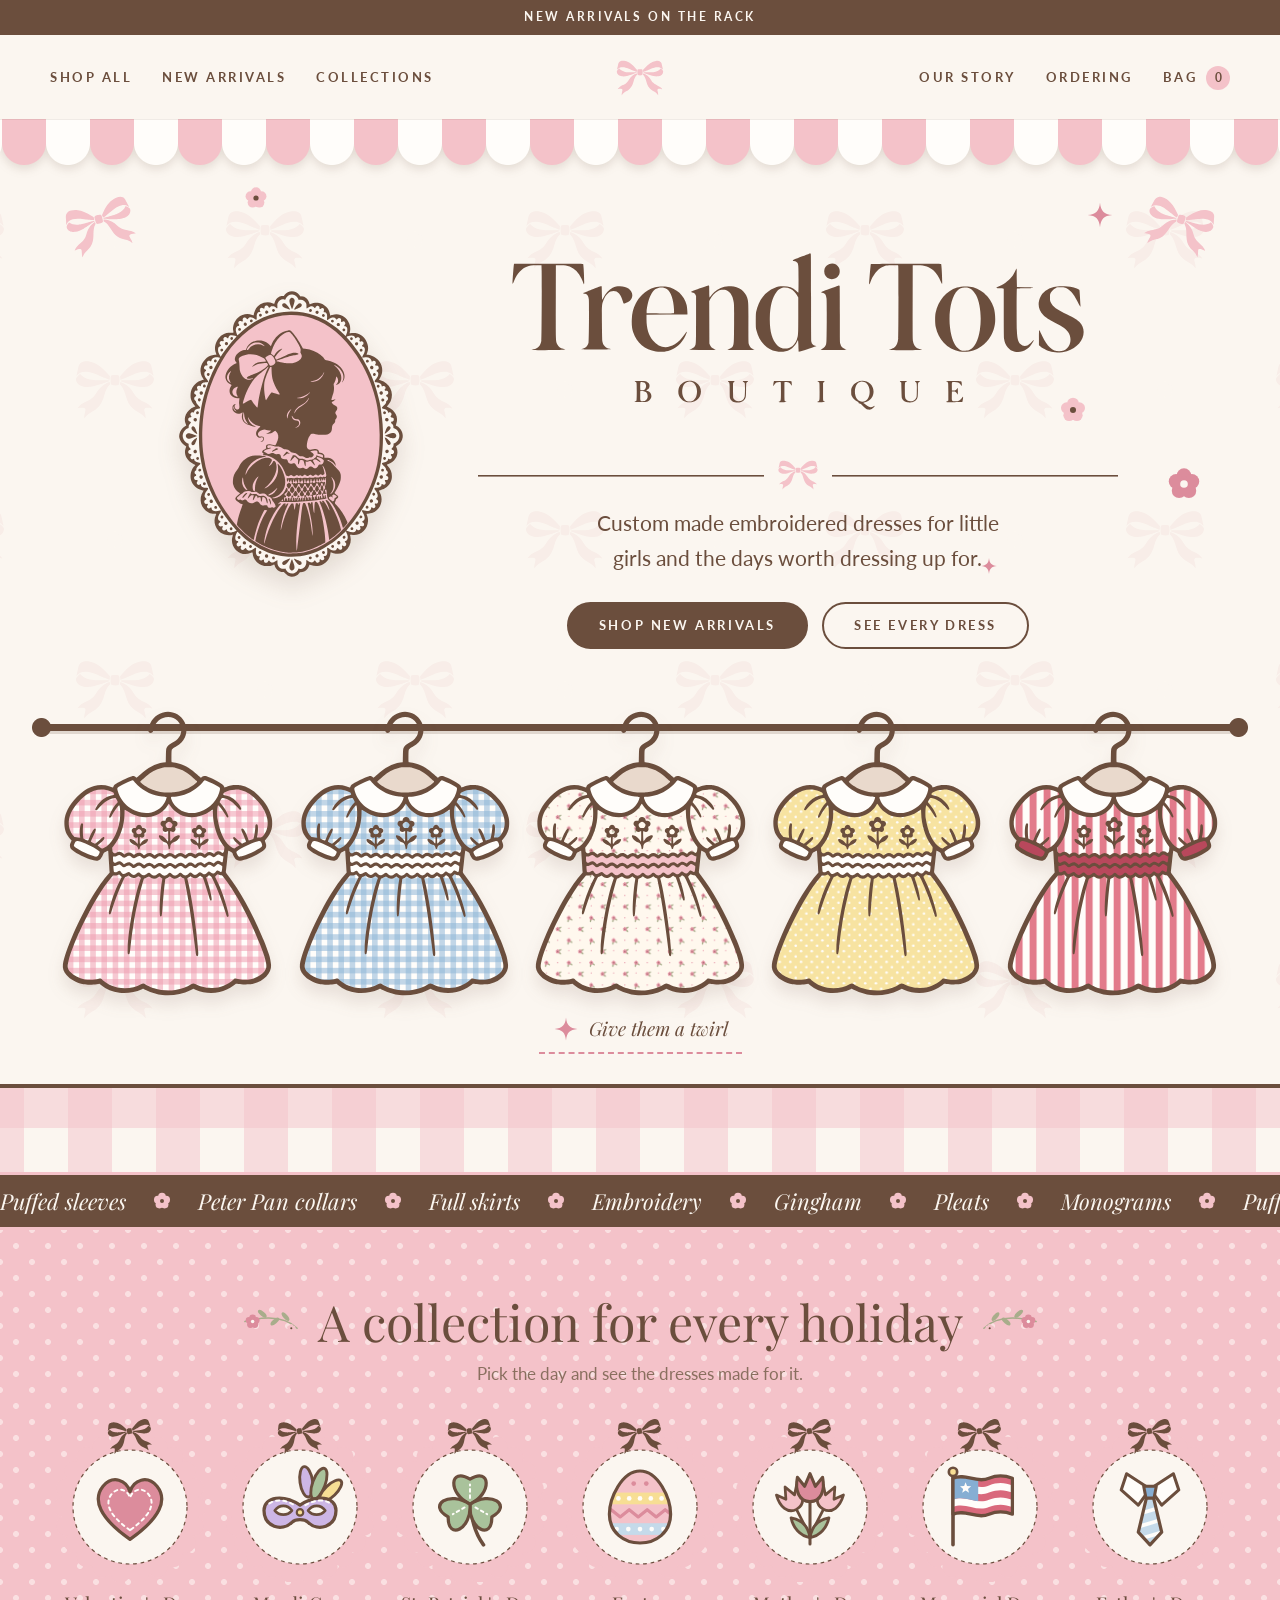
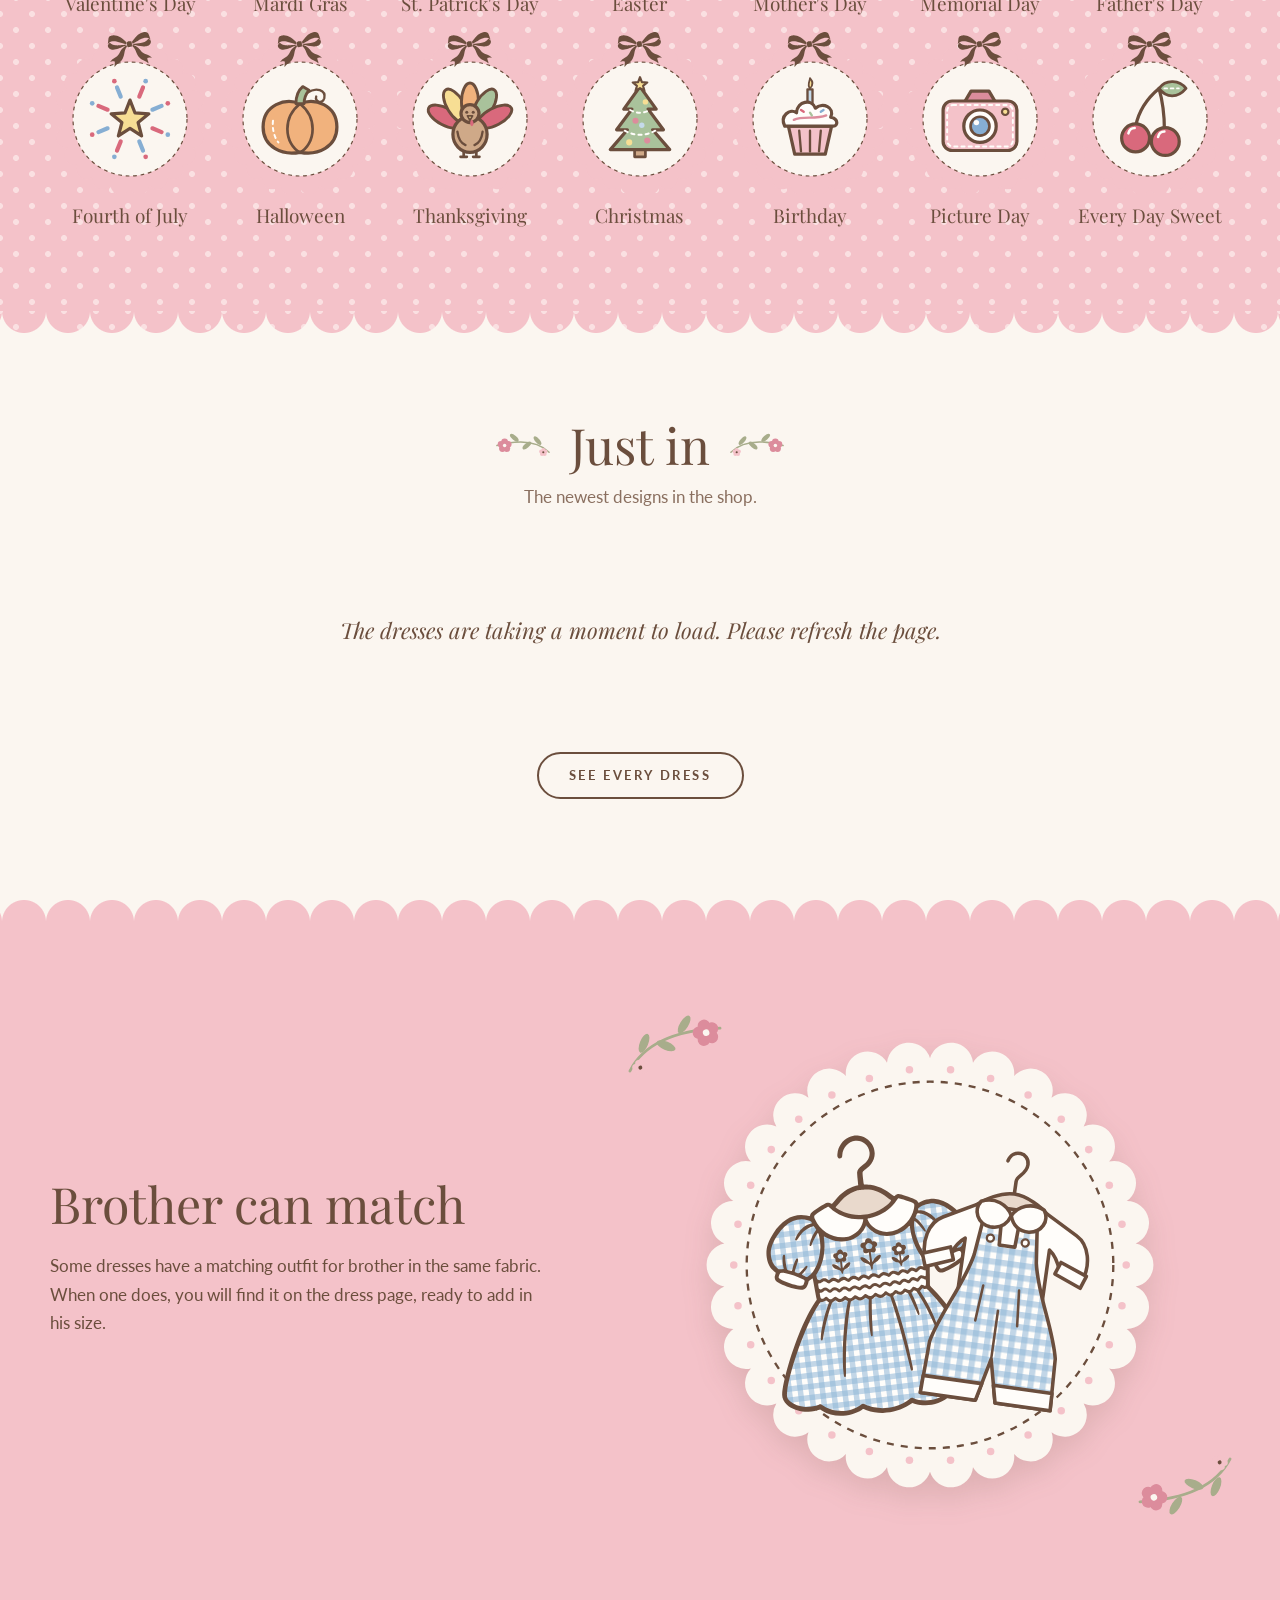
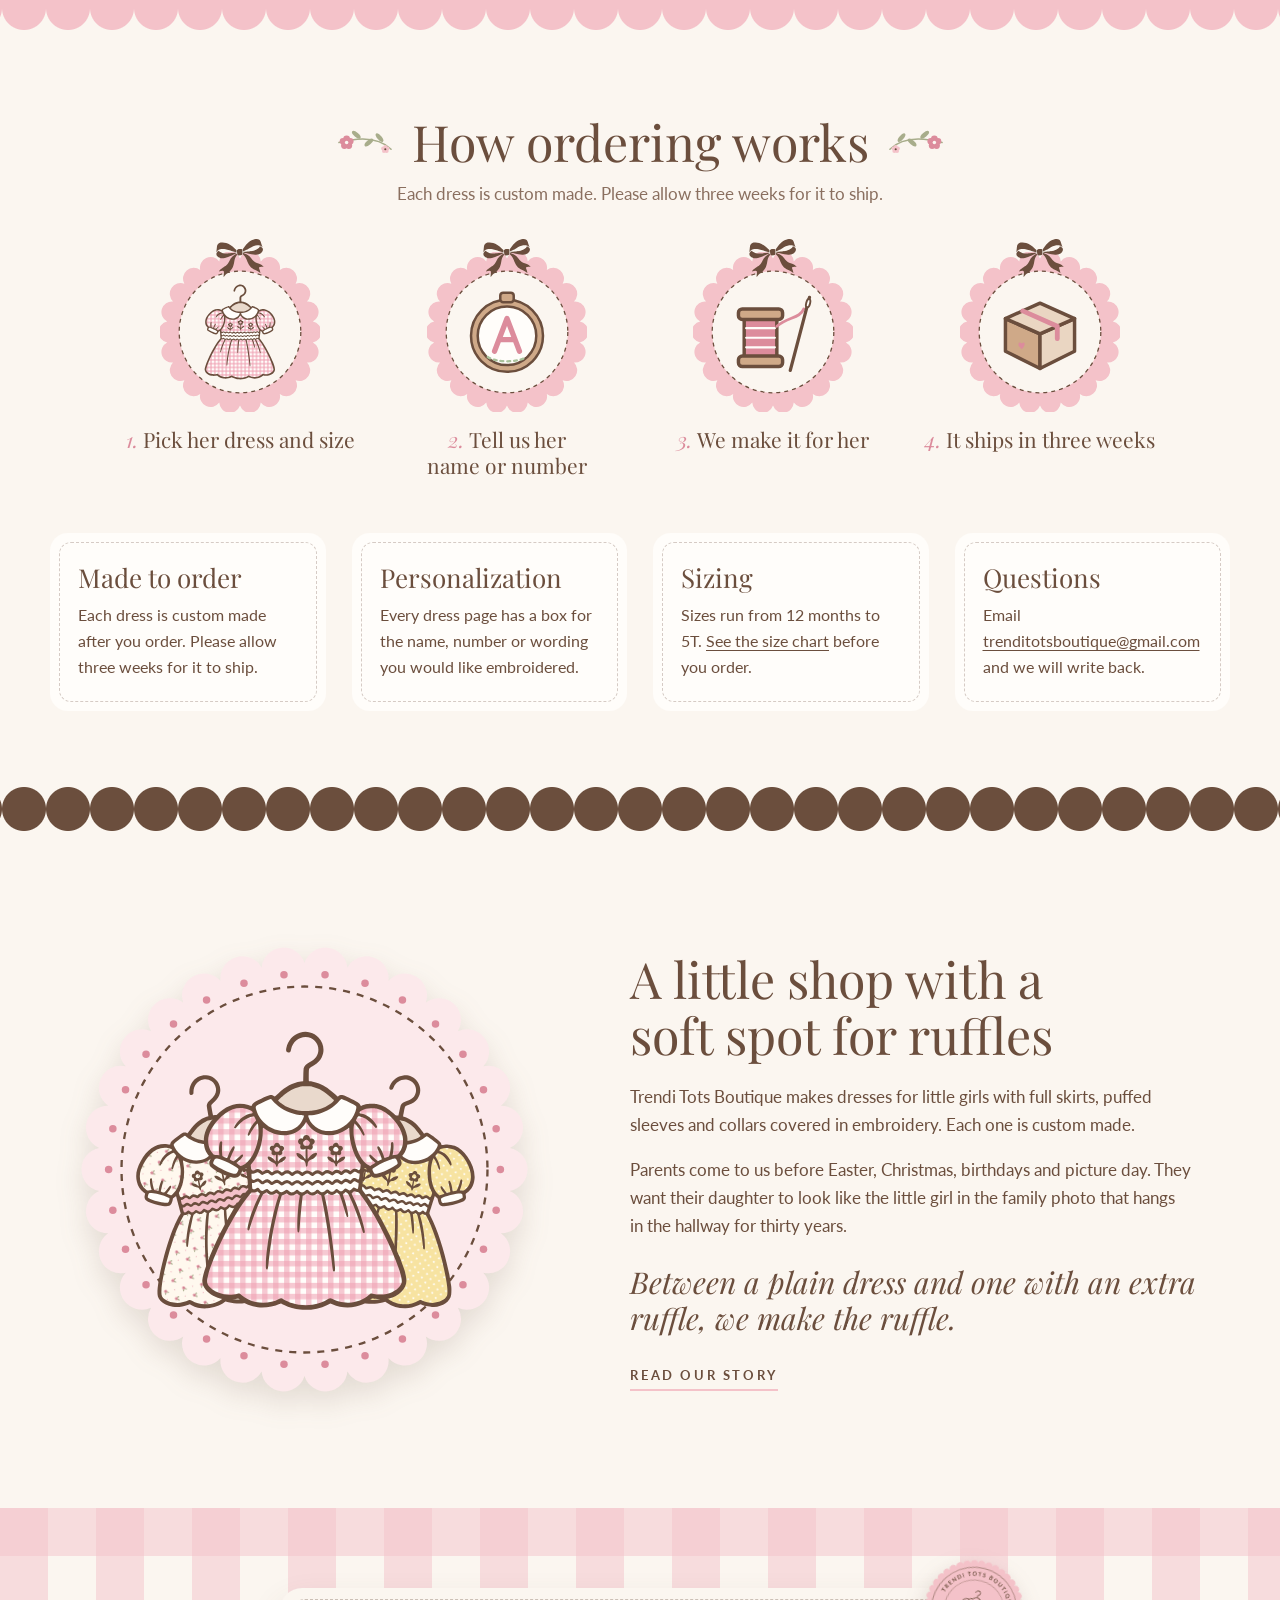
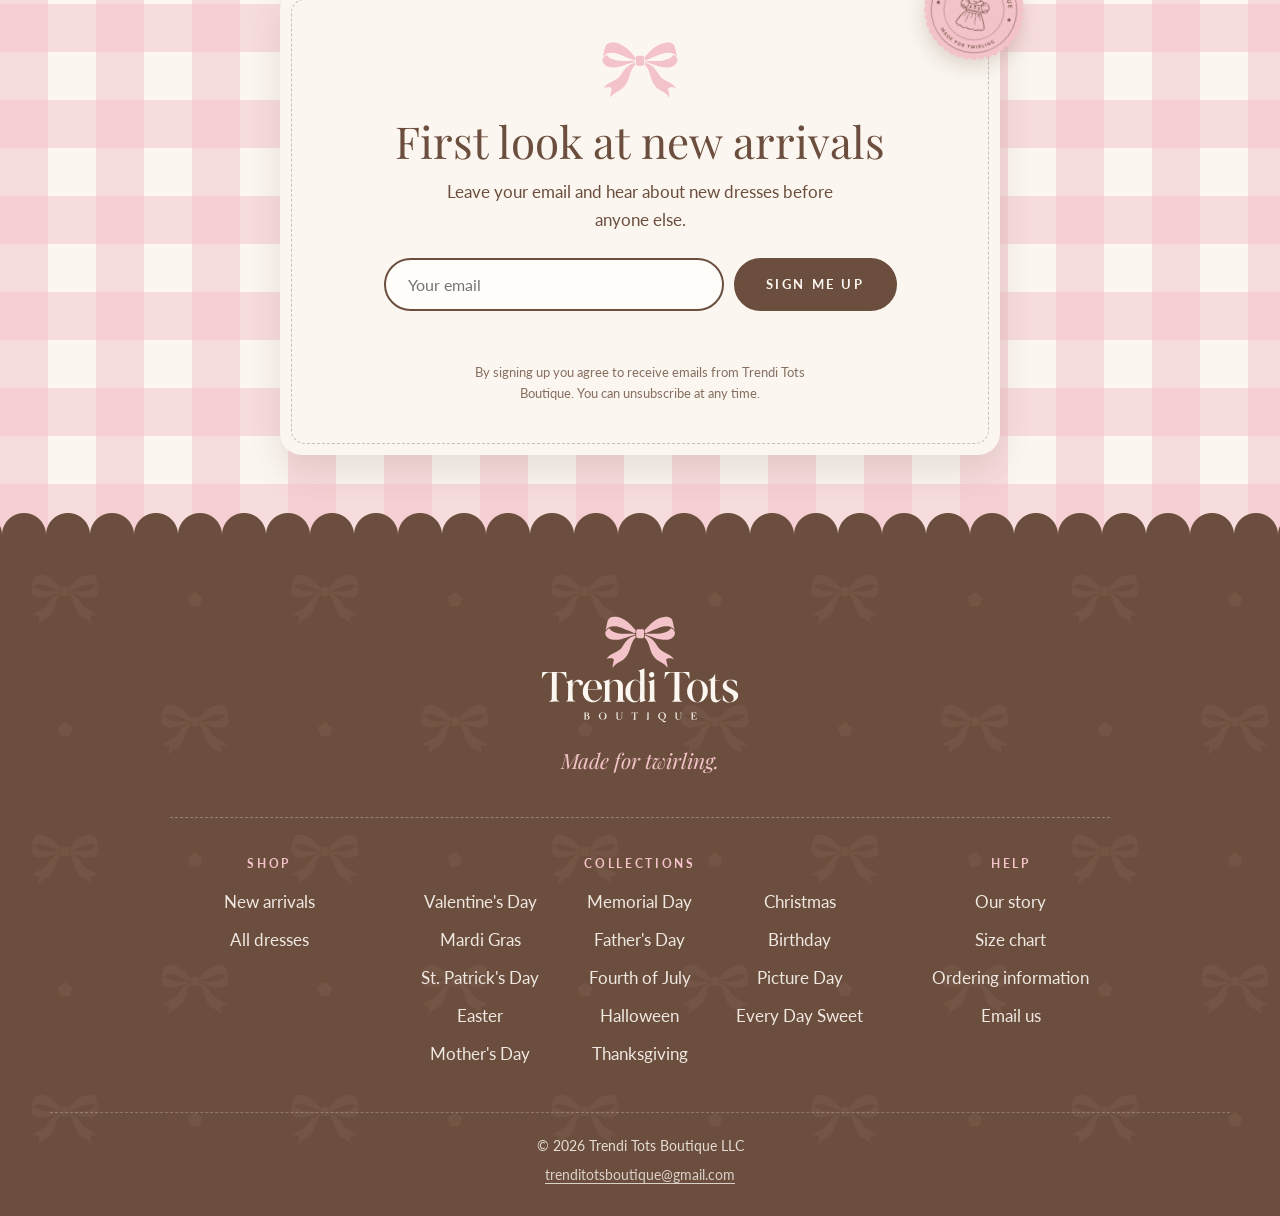
<file: index.html>
<!doctype html>
<html lang="en">
<head>
<meta charset="utf-8">
<meta name="viewport" content="width=device-width, initial-scale=1">
<title>Trendi Tots Boutique | Custom made dresses for little girls</title>
<meta name="description" content="Custom made embroidered dresses for little girls, personalized with her name and made for every holiday.">
<!-- Preview site with sample listings. Remove the next line when the real shop launches so search engines can find it. -->
<meta name="robots" content="noindex">
<meta property="og:title" content="Trendi Tots Boutique | Custom made dresses for little girls">
<meta property="og:description" content="Custom made embroidered dresses for little girls, personalized with her name and made for every holiday.">
<meta property="og:image" content="assets/img/share.png">
<meta name="theme-color" content="#F4C2C9">
<script>/* keep the address bar tidy: /index.html becomes / and /shop.html becomes /shop */
(function () { var p = location.pathname.replace(/index[.]html$/, '').replace(/[.]html$/, ''); if (location.protocol.indexOf('http') === 0 && p !== location.pathname) history.replaceState(null, '', p + location.search + location.hash); })();</script>
<link rel="icon" href="favicon.ico" sizes="48x48">
<link rel="icon" href="favicon.svg" type="image/svg+xml">
<link rel="apple-touch-icon" href="apple-touch-icon-180x180.png">
<link rel="preconnect" href="https://fonts.googleapis.com">
<link rel="preconnect" href="https://fonts.gstatic.com" crossorigin>
<link href="https://fonts.googleapis.com/css2?family=Lato:wght@400;700&family=Playfair+Display:ital,wght@0,400;0,500;1,400&display=swap" rel="stylesheet">
<link rel="stylesheet" href="assets/css/site.css?v=f150755d">
</head>
<body>
<a class="skip" href="#main">Skip to the page</a>
<div class="announce">New arrivals on the rack</div>
<header class="header">
  <div class="wrap header-in">
    <button class="menubtn" type="button" aria-label="Menu" aria-expanded="false"><svg viewBox="0 0 24 24" fill="none" stroke="currentColor" stroke-width="2" stroke-linecap="round" aria-hidden="true"><path d="M3 7h18M3 12h18M3 17h18"/></svg></button>
    <nav class="nav left" aria-label="Shop">
      <a href="shop">Shop all</a>
      <a href="shop?collection=new">New arrivals</a>
      <a href="./#collections">Collections</a>
      <a class="only-sm" href="about">Our story</a>
      <a class="only-sm" href="about#size-chart">Size chart</a>
      <a class="only-sm" href="about#help">Ordering</a>
    </nav>
    <a class="brand" href="./" aria-label="Trendi Tots Boutique home"><img class="bowmark" src="assets/img/bow-blush.svg" alt="Trendi Tots Boutique" width="74" height="54"></a>
    <nav class="nav right" aria-label="More">
      <a class="hide-sm" href="about">Our story</a>
      <a class="hide-sm" href="about#help">Ordering</a>
      <button class="bagbtn" type="button" data-open-bag aria-label="Open your bag">Bag <span class="bagcount">0</span></button>
    </nav>
  </div>
</header>
<div class="awning-shadow"><div class="awning" aria-hidden="true"></div></div>
<main id="main">

<section class="hero">
  <div class="hero-deco" aria-hidden="true">
    <img class="deco" src="assets/img/bow-blush.svg" alt="" style="left:5%;top:34px;width:74px;transform:rotate(-16deg)"><img class="deco" src="assets/img/flower.svg" alt="" style="left:3%;top:196px;width:34px"><img class="deco" src="assets/img/sparkle.svg" alt="" style="left:6%;top:372px;width:24px">
    <img class="deco" src="assets/img/flower-blush.svg" alt="" style="left:19%;top:20px;width:26px"><img class="deco" src="assets/img/flower.svg" alt="" style="right:6%;top:300px;width:38px"><img class="deco" src="assets/img/bow-blush.svg" alt="" style="right:5%;top:34px;width:74px;transform:rotate(16deg)">
    <img class="deco" src="assets/img/sparkle.svg" alt="" style="right:13%;top:36px;width:28px"><img class="deco" src="assets/img/flower-blush.svg" alt="" style="right:15%;top:230px;width:30px"><img class="deco" src="assets/img/sparkle.svg" alt="" style="right:22%;top:392px;width:18px">
  </div>
  <div class="wrap hero-lockup">
    <img class="hero-cameo" src="assets/img/cameo.svg" alt="Cameo of a little girl with a bow in her hair" width="340" height="434">
    <div class="hero-text">
      <h1 class="hero-name"><img src="assets/img/logo-wordmark.svg" alt="Trendi Tots Boutique" width="640" height="176"></h1>
      <p class="sub">Custom made embroidered dresses for little girls and the days worth dressing up for.</p>
      <div class="actions"><a class="btn" href="shop?collection=new">Shop new arrivals</a><a class="btn ghost" href="shop">See every dress</a></div>
    </div>
  </div>
  <div class="rail"><ul><li><a href="product?id=rosalie" style="--i:0"><img src="assets/img/products/rosalie.svg" alt="The Rosalie dress on a hanger" width="938" height="1256"><span class="name">The Rosalie</span></a></li><li><a href="product?id=birdie" style="--i:1"><img src="assets/img/products/birdie.svg" alt="The Birdie dress on a hanger" width="938" height="1256"><span class="name">The Birdie</span></a></li><li><a href="product?id=magnolia" style="--i:2"><img src="assets/img/products/magnolia.svg" alt="The Magnolia dress on a hanger" width="938" height="1256"><span class="name">The Magnolia</span></a></li><li><a href="product?id=clementine" style="--i:3"><img src="assets/img/products/clementine.svg" alt="The Clementine dress on a hanger" width="938" height="1256"><span class="name">The Clementine</span></a></li><li><a href="product?id=peppermint" style="--i:4"><img src="assets/img/products/peppermint.svg" alt="The Peppermint dress on a hanger" width="938" height="1256"><span class="name">The Peppermint</span></a></li></ul></div>
  <button class="twirlbtn" type="button" id="twirl"><img src="assets/img/sparkle.svg" alt="">Give them a twirl</button>
  <div class="floor" aria-hidden="true"></div>
</section>

<div class="marquee" aria-hidden="true"><div class="track"><span>Puffed sleeves</span><img src="assets/img/flower-blush.svg" alt=""><span>Peter Pan collars</span><img src="assets/img/flower-blush.svg" alt=""><span>Full skirts</span><img src="assets/img/flower-blush.svg" alt=""><span>Embroidery</span><img src="assets/img/flower-blush.svg" alt=""><span>Gingham</span><img src="assets/img/flower-blush.svg" alt=""><span>Pleats</span><img src="assets/img/flower-blush.svg" alt=""><span>Monograms</span><img src="assets/img/flower-blush.svg" alt=""><span>Puffed sleeves</span><img src="assets/img/flower-blush.svg" alt=""><span>Peter Pan collars</span><img src="assets/img/flower-blush.svg" alt=""><span>Full skirts</span><img src="assets/img/flower-blush.svg" alt=""><span>Embroidery</span><img src="assets/img/flower-blush.svg" alt=""><span>Gingham</span><img src="assets/img/flower-blush.svg" alt=""><span>Pleats</span><img src="assets/img/flower-blush.svg" alt=""><span>Monograms</span><img src="assets/img/flower-blush.svg" alt=""><span>Puffed sleeves</span><img src="assets/img/flower-blush.svg" alt=""><span>Peter Pan collars</span><img src="assets/img/flower-blush.svg" alt=""><span>Full skirts</span><img src="assets/img/flower-blush.svg" alt=""><span>Embroidery</span><img src="assets/img/flower-blush.svg" alt=""><span>Gingham</span><img src="assets/img/flower-blush.svg" alt=""><span>Pleats</span><img src="assets/img/flower-blush.svg" alt=""><span>Monograms</span><img src="assets/img/flower-blush.svg" alt=""><span>Puffed sleeves</span><img src="assets/img/flower-blush.svg" alt=""><span>Peter Pan collars</span><img src="assets/img/flower-blush.svg" alt=""><span>Full skirts</span><img src="assets/img/flower-blush.svg" alt=""><span>Embroidery</span><img src="assets/img/flower-blush.svg" alt=""><span>Gingham</span><img src="assets/img/flower-blush.svg" alt=""><span>Pleats</span><img src="assets/img/flower-blush.svg" alt=""><span>Monograms</span><img src="assets/img/flower-blush.svg" alt=""></div></div>

<section class="section blush dotted" id="collections">
  <div class="wrap">
    <div class="head"><h2>A collection for every holiday</h2><p>Pick the day and see the dresses made for it.</p></div>
    <ul class="occasions"><li><a href="shop?collection=valentines"><span class="medal"><img src="assets/img/occ-valentines.svg" alt=""></span><b>Valentine's Day</b></a></li><li><a href="shop?collection=mardi-gras"><span class="medal"><img src="assets/img/occ-mardi-gras.svg" alt=""></span><b>Mardi Gras</b></a></li><li><a href="shop?collection=st-patricks"><span class="medal"><img src="assets/img/occ-st-patricks.svg" alt=""></span><b>St. Patrick's Day</b></a></li><li><a href="shop?collection=easter"><span class="medal"><img src="assets/img/occ-easter.svg" alt=""></span><b>Easter</b></a></li><li><a href="shop?collection=mothers-day"><span class="medal"><img src="assets/img/occ-mothers-day.svg" alt=""></span><b>Mother's Day</b></a></li><li><a href="shop?collection=memorial-day"><span class="medal"><img src="assets/img/occ-memorial-day.svg" alt=""></span><b>Memorial Day</b></a></li><li><a href="shop?collection=fathers-day"><span class="medal"><img src="assets/img/occ-fathers-day.svg" alt=""></span><b>Father's Day</b></a></li><li><a href="shop?collection=fourth"><span class="medal"><img src="assets/img/occ-fourth.svg" alt=""></span><b>Fourth of July</b></a></li><li><a href="shop?collection=halloween"><span class="medal"><img src="assets/img/occ-halloween.svg" alt=""></span><b>Halloween</b></a></li><li><a href="shop?collection=thanksgiving"><span class="medal"><img src="assets/img/occ-thanksgiving.svg" alt=""></span><b>Thanksgiving</b></a></li><li><a href="shop?collection=christmas"><span class="medal"><img src="assets/img/occ-christmas.svg" alt=""></span><b>Christmas</b></a></li><li><a href="shop?collection=birthday"><span class="medal"><img src="assets/img/occ-birthday.svg" alt=""></span><b>Birthday</b></a></li><li><a href="shop?collection=portraits"><span class="medal"><img src="assets/img/occ-portraits.svg" alt=""></span><b>Picture Day</b></a></li><li><a href="shop?collection=everyday"><span class="medal"><img src="assets/img/occ-everyday.svg" alt=""></span><b>Every Day Sweet</b></a></li></ul>
  </div>
</section>
<div class="scallop-down dotted-edge" aria-hidden="true"></div>

<section class="section">
  <div class="wrap">
    <div class="head"><h2>Just in</h2><p>The newest designs in the shop.</p></div>
    <ul class="grid" data-grid="rosalie,ruby,margot,lottie,magnolia,clover,betsy,pippa"></ul>
    <p class="center mt"><a class="btn ghost" href="shop">See every dress</a></p>
  </div>
</section>

<div class="scallop-up" aria-hidden="true"></div>
<section class="section blush">
  <div class="wrap story flip">
    <div class="pic"><span class="doily"><img class="dresses" src="assets/img/pair.svg" alt="A blue gingham dress beside a matching blue gingham brother outfit" width="620" height="510"></span>
      <img class="f" src="assets/img/sprig.svg" alt="" style="left:-2%;top:2%;width:110px;transform:rotate(-18deg)"><img class="f" src="assets/img/sprig.svg" alt="" style="right:-2%;bottom:2%;width:110px;transform:rotate(162deg)"></div>
    <div>
      <h2>Brother can match</h2>
      <p>Some dresses have a matching outfit for brother in the same fabric. When one does, you will find it on the dress page, ready to add in his size.</p>
      <p data-kind="brother"><a class="btn" href="shop?collection=brother">See brother outfits</a></p>
    </div>
  </div>
</section>
<div class="scallop-down" aria-hidden="true"></div>

<section class="section made-section" id="ordering">
  <div class="wrap">
    <div class="head"><h2>How ordering works</h2><p>Each dress is custom made. Please allow three weeks for it to ship.</p></div>
    <ol class="steps four">
      <li><span class="medal"><img class="dressicon" src="assets/img/products/rosalie.svg" alt=""></span><b>Pick her dress and size</b></li>
      <li><span class="medal"><img src="assets/img/step-note.svg" alt=""></span><b>Tell us her name or number</b></li>
      <li><span class="medal"><img src="assets/img/step-sew.svg" alt=""></span><b>We make it for her</b></li>
      <li><span class="medal"><img src="assets/img/step-ship.svg" alt=""></span><b>It ships in three weeks</b></li>
    </ol>
    <div class="help four">
      <article><h3>Made to order</h3><p>Each dress is custom made after you order. Please allow three weeks for it to ship.</p></article>
      <article><h3>Personalization</h3><p>Every dress page has a box for the name, number or wording you would like embroidered.</p></article>
      <article><h3>Sizing</h3><p>Sizes run from 12 months to 5T. <a href="about#size-chart">See the size chart</a> before you order.</p></article>
      <article><h3>Questions</h3><p>Email <a href="mailto:trenditotsboutique@gmail.com">trenditotsboutique@gmail.com</a> and we will write back.</p></article>
    </div>
  </div>
</section>

<div class="scallop-up cocoa-edge" aria-hidden="true"></div>
<section class="section cocoa">
  <div class="wrap">
    <div class="head"><h2>Top it off with a bow</h2><p>Four colors on a no-slip clip. One for every dress in the shop.</p></div>
    <ul class="bowrow"><li><a class="bowlink" href="product?id=bow-blush"><span class="medal cream"><img src="assets/img/products/bow-blush.svg" alt=""></span><b>Blush</b><span>Satin &nbsp;$12</span></a><button type="button" class="btn small light" data-add="bow-blush">Add to bag</button></li><li><a class="bowlink" href="product?id=bow-cocoa"><span class="medal cream"><img src="assets/img/products/bow-cocoa.svg" alt=""></span><b>Cocoa</b><span>Velvet &nbsp;$12</span></a><button type="button" class="btn small light" data-add="bow-cocoa">Add to bag</button></li><li><a class="bowlink" href="product?id=bow-berry"><span class="medal cream"><img src="assets/img/products/bow-berry.svg" alt=""></span><b>Cranberry</b><span>Velvet &nbsp;$12</span></a><button type="button" class="btn small light" data-add="bow-berry">Add to bag</button></li><li><a class="bowlink" href="product?id=bow-sky"><span class="medal cream"><img src="assets/img/products/bow-sky.svg" alt=""></span><b>Sky</b><span>Grosgrain &nbsp;$12</span></a><button type="button" class="btn small light" data-add="bow-sky">Add to bag</button></li></ul>
  </div>
</section>
<div class="scallop-down cocoa-edge" aria-hidden="true"></div>

<section class="section story-section">
  <div class="wrap story">
    <div class="pic"><span class="doily blushdoily"><img class="dresses" src="assets/img/story-dresses.svg" alt="Three little dresses, one gingham, one floral and one dotted" width="520" height="430"></span></div>
    <div>
      <h2>A little shop with a soft spot for ruffles</h2>
      <p>Trendi Tots Boutique makes dresses for little girls with full skirts, puffed sleeves and collars covered in embroidery. Each one is custom made.</p>
      <p>Parents come to us before Easter, Christmas, birthdays and picture day. They want their daughter to look like the little girl in the family photo that hangs in the hallway for thirty years.</p>
      <p class="tagline">Between a plain dress and one with an extra ruffle, we make the ruffle.</p>
      <a class="link" href="about">Read our story</a>
    </div>
  </div>
</section>

<section class="news">
  <div class="wrap"><div class="newscard">
    <img class="stamp" src="assets/img/seal.svg" alt="">
    <img class="bow" src="assets/img/bow-blush.svg" alt="">
    <h2>First look at new arrivals</h2>
    <p style="margin:12px auto 0;max-width:28em">Leave your email and hear about new dresses before anyone else.</p>
    <form id="news-form"><label class="skip" for="news-email">Email address</label><input id="news-email" type="email" required placeholder="Your email" autocomplete="email"><button class="btn" type="submit">Sign me up</button></form>
    <p class="msg" id="news-msg" role="status"></p>
    <p class="consent">By signing up you agree to receive emails from Trendi Tots Boutique. You can unsubscribe at any time.</p>
  </div></div>
</section>

</main>
<div class="scallop-up cocoa-edge footer-edge" aria-hidden="true"></div>
<footer class="footer">
  <div class="wrap">
    <div class="foot-brand"><img src="assets/img/logo-primary-cream.svg" alt="Trendi Tots Boutique" width="220" height="130"><p class="tagline">Made for twirling.</p></div>
    <nav class="foot-nav" aria-label="Footer">
      <div><h3>Shop</h3><ul><li><a href="shop?collection=new">New arrivals</a></li><li><a href="shop">All dresses</a></li><li data-kind="brother"><a href="shop?collection=brother">Brother outfits</a></li><li data-kind="bow"><a href="shop?collection=bows">Bows</a></li></ul></div>
      <div class="colls"><h3>Collections</h3><ul><li><a href="shop?collection=valentines">Valentine's Day</a></li><li><a href="shop?collection=mardi-gras">Mardi Gras</a></li><li><a href="shop?collection=st-patricks">St. Patrick's Day</a></li><li><a href="shop?collection=easter">Easter</a></li><li><a href="shop?collection=mothers-day">Mother's Day</a></li><li><a href="shop?collection=memorial-day">Memorial Day</a></li><li><a href="shop?collection=fathers-day">Father's Day</a></li><li><a href="shop?collection=fourth">Fourth of July</a></li><li><a href="shop?collection=halloween">Halloween</a></li><li><a href="shop?collection=thanksgiving">Thanksgiving</a></li><li><a href="shop?collection=christmas">Christmas</a></li><li><a href="shop?collection=birthday">Birthday</a></li><li><a href="shop?collection=portraits">Picture Day</a></li><li><a href="shop?collection=everyday">Every Day Sweet</a></li></ul></div>
      <div><h3>Help</h3><ul><li><a href="about">Our story</a></li><li><a href="about#size-chart">Size chart</a></li><li><a href="about#help">Ordering information</a></li><li><a href="mailto:trenditotsboutique@gmail.com">Email us</a></li></ul></div>
    </nav>
    <div class="fine"><span>&copy; 2026 Trendi Tots Boutique LLC</span><span><a href="mailto:trenditotsboutique@gmail.com">trenditotsboutique@gmail.com</a></span><span class="preview">This is a preview of the new shop. Dresses and prices shown are samples.</span></div>
  </div>
</footer>
<div class="scrim" id="scrim" data-close-bag></div>
<aside class="drawer" id="bag" aria-label="Your bag" aria-hidden="true">
  <header><h2>Your bag</h2><button class="x" type="button" data-close-bag aria-label="Close your bag"><svg viewBox="0 0 24 24" fill="none" stroke="currentColor" stroke-width="2" stroke-linecap="round" aria-hidden="true"><path d="M5 5l14 14M19 5L5 19"/></svg></button></header>
  <div class="emptybag" id="bag-empty"><img src="assets/img/bow-blush.svg" alt=""><p>Your bag is empty.</p><a class="btn" href="shop">Shop the dresses</a></div>
  <ul class="items" id="bag-items"></ul>
  <footer id="bag-foot" hidden><div class="sub"><span>Subtotal</span><span id="bag-subtotal">$0</span></div><label class="notelabel" for="bag-order-note">Note for your order (optional)</label><textarea id="bag-order-note" rows="2" maxlength="500" placeholder="Anything else we should know"></textarea><p class="madenote">Each dress is custom made. Three weeks to ship.</p><button class="btn" type="button" id="bag-checkout">Checkout</button><p class="note" id="bag-note" role="status"></p></footer>
</aside>
<script src="assets/js/config.js?v=f150755d"></script>
<script src="assets/js/products.js?v=f150755d"></script>
<script src="assets/js/site.js?v=f150755d"></script>
</body>
</html>
</file>
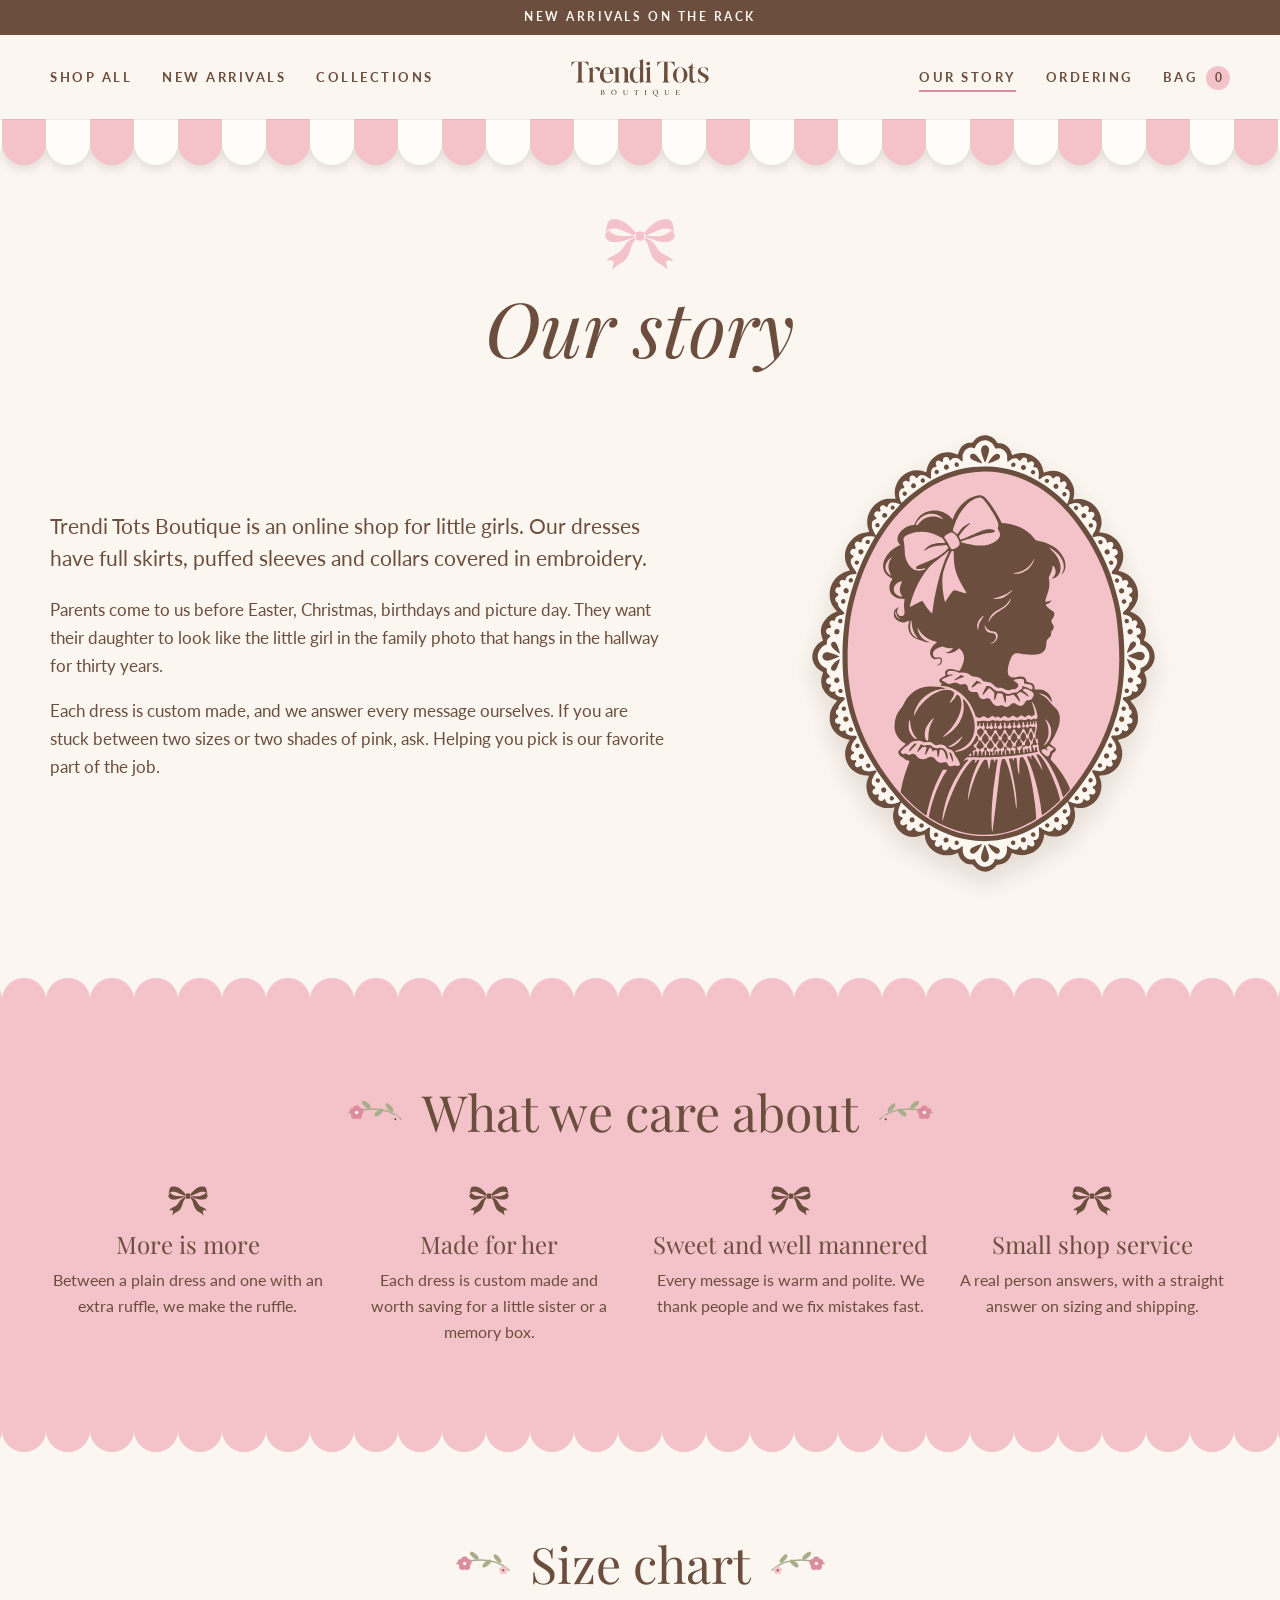
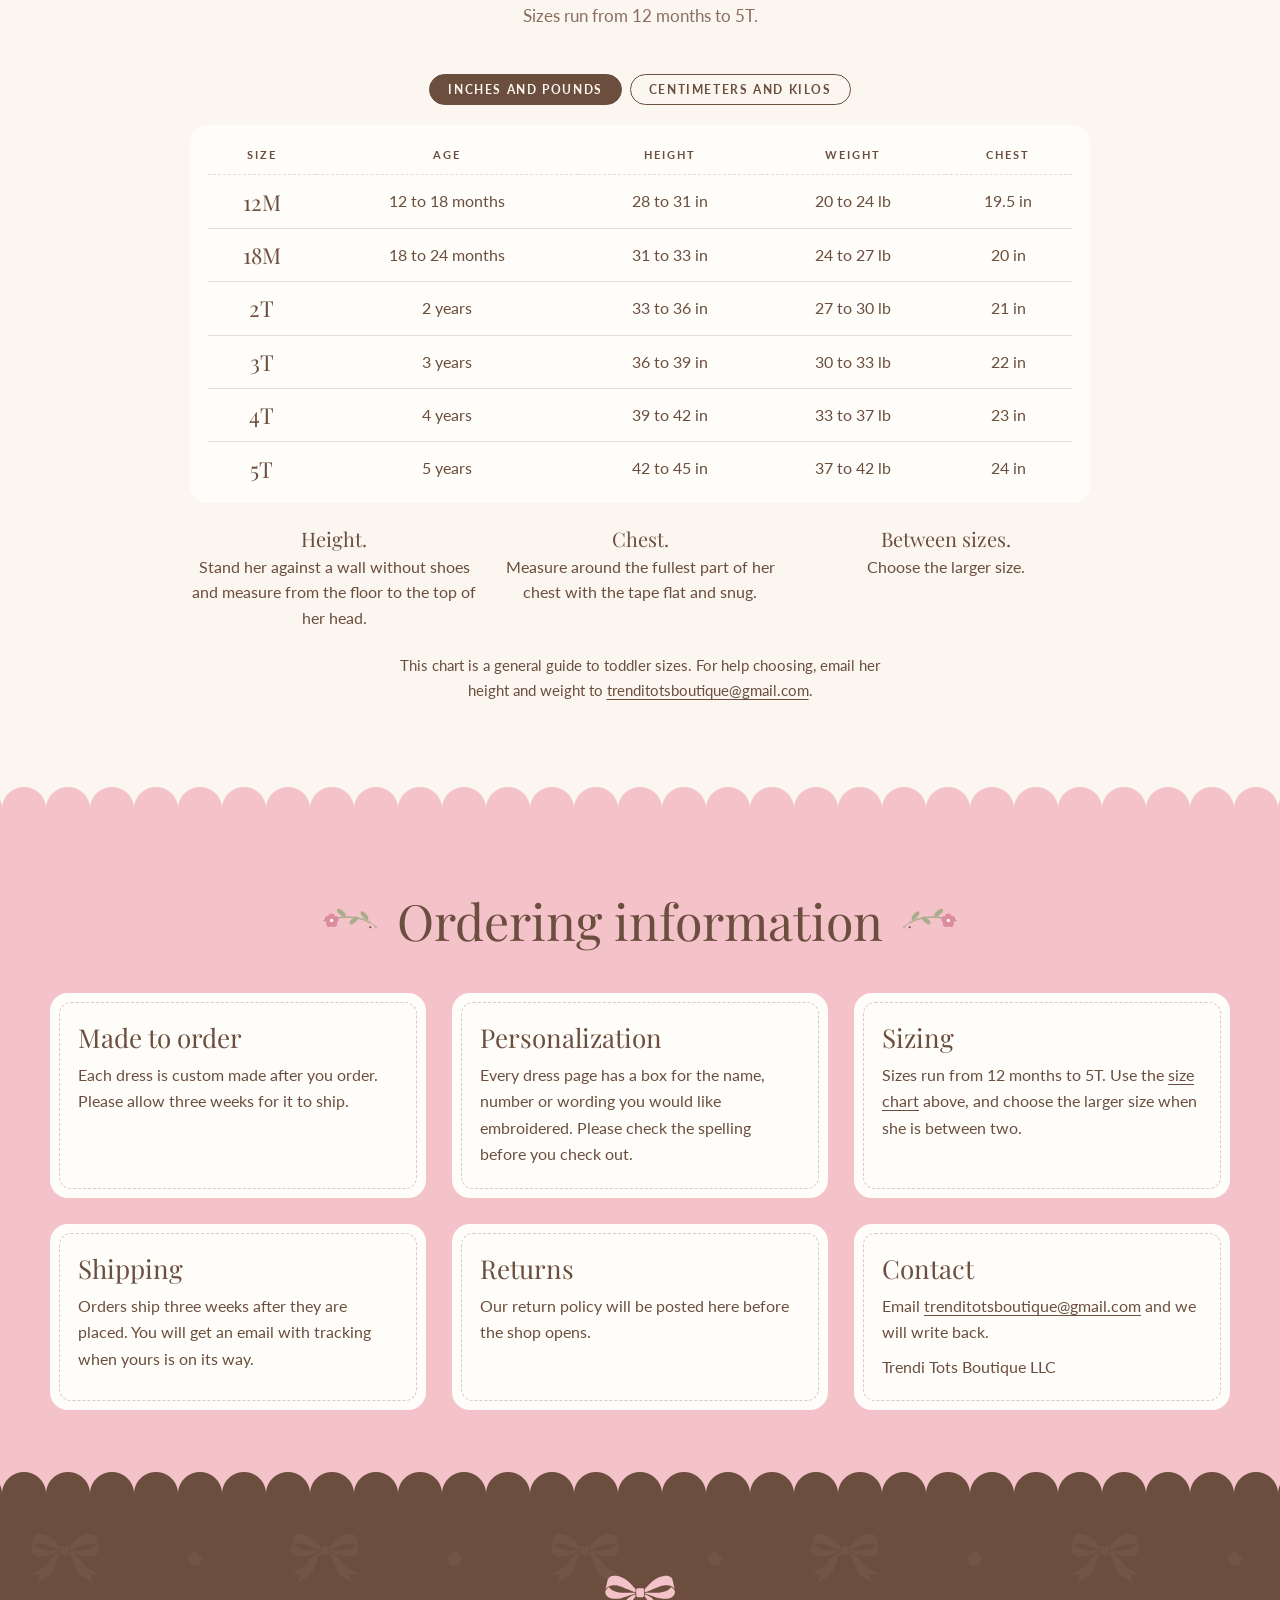
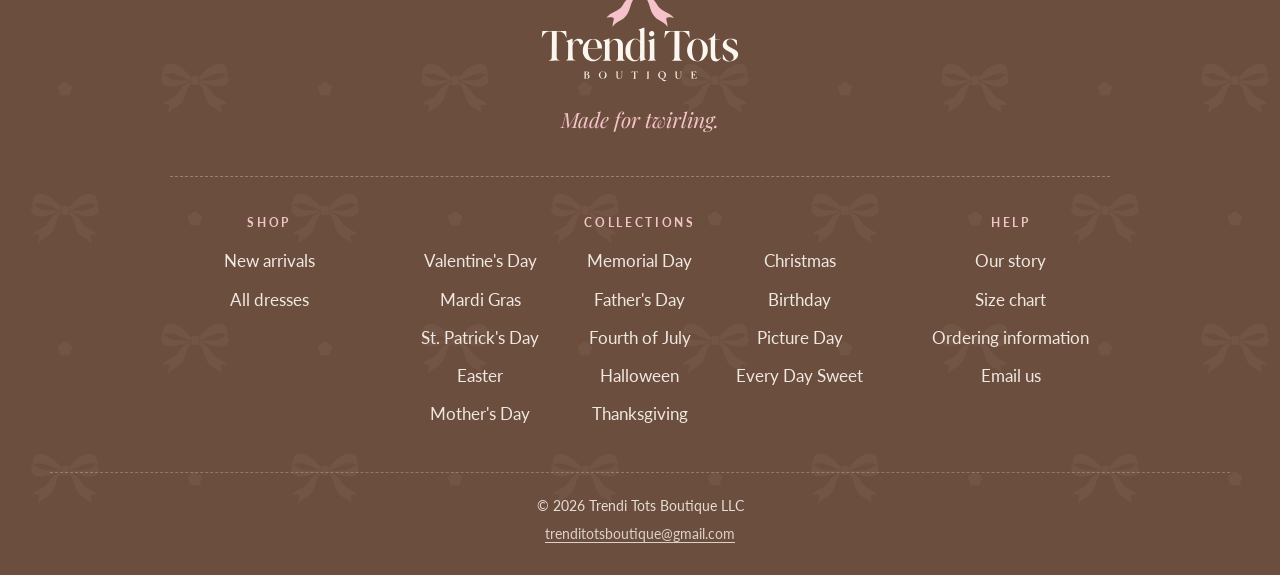
<file: about.html>
<!doctype html>
<html lang="en">
<head>
<meta charset="utf-8">
<meta name="viewport" content="width=device-width, initial-scale=1">
<title>Our story | Trendi Tots Boutique</title>
<meta name="description" content="The story behind Trendi Tots Boutique, with the size chart and ordering information.">
<!-- Preview site with sample listings. Remove the next line when the real shop launches so search engines can find it. -->
<meta name="robots" content="noindex">
<meta property="og:title" content="Our story | Trendi Tots Boutique">
<meta property="og:description" content="The story behind Trendi Tots Boutique, with the size chart and ordering information.">
<meta property="og:image" content="assets/img/share.png">
<meta name="theme-color" content="#F4C2C9">
<script>/* keep the address bar tidy: /index.html becomes / and /shop.html becomes /shop */
(function () { var p = location.pathname.replace(/index[.]html$/, '').replace(/[.]html$/, ''); if (location.protocol.indexOf('http') === 0 && p !== location.pathname) history.replaceState(null, '', p + location.search + location.hash); })();</script>
<link rel="icon" href="favicon.ico" sizes="48x48">
<link rel="icon" href="favicon.svg" type="image/svg+xml">
<link rel="apple-touch-icon" href="apple-touch-icon-180x180.png">
<link rel="preconnect" href="https://fonts.googleapis.com">
<link rel="preconnect" href="https://fonts.gstatic.com" crossorigin>
<link href="https://fonts.googleapis.com/css2?family=Lato:wght@400;700&family=Playfair+Display:ital,wght@0,400;0,500;1,400&display=swap" rel="stylesheet">
<link rel="stylesheet" href="assets/css/site.css?v=f150755d">
</head>
<body>
<a class="skip" href="#main">Skip to the page</a>
<div class="announce">New arrivals on the rack</div>
<header class="header">
  <div class="wrap header-in">
    <button class="menubtn" type="button" aria-label="Menu" aria-expanded="false"><svg viewBox="0 0 24 24" fill="none" stroke="currentColor" stroke-width="2" stroke-linecap="round" aria-hidden="true"><path d="M3 7h18M3 12h18M3 17h18"/></svg></button>
    <nav class="nav left" aria-label="Shop">
      <a href="shop">Shop all</a>
      <a href="shop?collection=new">New arrivals</a>
      <a href="./#collections">Collections</a>
      <a class="only-sm" href="about">Our story</a>
      <a class="only-sm" href="about#size-chart">Size chart</a>
      <a class="only-sm" href="about#help">Ordering</a>
    </nav>
    <a class="brand" href="./" aria-label="Trendi Tots Boutique home"><img src="assets/img/logo-wordmark.svg" alt="Trendi Tots Boutique" width="197" height="54"></a>
    <nav class="nav right" aria-label="More">
      <a class="hide-sm" href="about" aria-current="page">Our story</a>
      <a class="hide-sm" href="about#help">Ordering</a>
      <button class="bagbtn" type="button" data-open-bag aria-label="Open your bag">Bag <span class="bagcount">0</span></button>
    </nav>
  </div>
</header>
<div class="awning-shadow"><div class="awning" aria-hidden="true"></div></div>
<main id="main">

<div class="wrap">
  <div class="pagehead"><img class="phbow" src="assets/img/bow-blush.svg" alt=""><h1>Our story</h1></div>
  <div class="aboutgrid" style="padding:30px 0 80px">
    <div>
      <p class="lede">Trendi Tots Boutique is an online shop for little girls. Our dresses have full skirts, puffed sleeves and collars covered in embroidery.</p>
      <p>Parents come to us before Easter, Christmas, birthdays and picture day. They want their daughter to look like the little girl in the family photo that hangs in the hallway for thirty years.</p>
      <p>Each dress is custom made, and we answer every message ourselves. If you are stuck between two sizes or two shades of pink, ask. Helping you pick is our favorite part of the job.</p>
    </div>
    <div class="center"><img src="assets/img/cameo.svg" alt="Cameo of a little girl with a bow in her hair" width="400" height="510" style="width:min(400px,80%);margin:0 auto;filter:drop-shadow(0 12px 12px rgba(107,78,61,.16))"></div>
  </div>
</div>
<div class="scallop-up" aria-hidden="true"></div>
<section class="section blush">
  <div class="wrap">
    <div class="head"><h2>What we care about</h2></div>
    <ul class="values">
      <li><img src="assets/img/bow-cocoa.svg" alt=""><b>More is more</b><p>Between a plain dress and one with an extra ruffle, we make the ruffle.</p></li>
      <li><img src="assets/img/bow-cocoa.svg" alt=""><b>Made for her</b><p>Each dress is custom made and worth saving for a little sister or a memory box.</p></li>
      <li><img src="assets/img/bow-cocoa.svg" alt=""><b>Sweet and well mannered</b><p>Every message is warm and polite. We thank people and we fix mistakes fast.</p></li>
      <li><img src="assets/img/bow-cocoa.svg" alt=""><b>Small shop service</b><p>A real person answers, with a straight answer on sizing and shipping.</p></li>
    </ul>
  </div>
</section>
<div class="scallop-down" aria-hidden="true"></div>
<section class="section" id="size-chart">
  <div class="wrap narrow">
    <div class="head"><h2>Size chart</h2><p>Sizes run from 12 months to 5T.</p></div>
    <div class="sizechart" data-unit="in"><div class="unitbar" role="group" aria-label="Units"><button type="button" data-unit-btn="in" aria-pressed="true">Inches and pounds</button><button type="button" data-unit-btn="cm" aria-pressed="false">Centimeters and kilos</button></div><div class="tablewrap"><table><thead><tr><th scope="col">Size</th><th scope="col">Age</th><th scope="col">Height</th><th scope="col">Weight</th><th scope="col">Chest</th></tr></thead><tbody><tr><th scope="row">12M</th><td>12 to 18 months</td><td><span class="u-in">28 to 31 in</span><span class="u-cm">71 to 79 cm</span></td><td><span class="u-in">20 to 24 lb</span><span class="u-cm">9 to 11 kg</span></td><td><span class="u-in">19.5 in</span><span class="u-cm">49.5 cm</span></td></tr><tr><th scope="row">18M</th><td>18 to 24 months</td><td><span class="u-in">31 to 33 in</span><span class="u-cm">79 to 84 cm</span></td><td><span class="u-in">24 to 27 lb</span><span class="u-cm">11 to 12 kg</span></td><td><span class="u-in">20 in</span><span class="u-cm">51 cm</span></td></tr><tr><th scope="row">2T</th><td>2 years</td><td><span class="u-in">33 to 36 in</span><span class="u-cm">84 to 91 cm</span></td><td><span class="u-in">27 to 30 lb</span><span class="u-cm">12 to 13.5 kg</span></td><td><span class="u-in">21 in</span><span class="u-cm">53.5 cm</span></td></tr><tr><th scope="row">3T</th><td>3 years</td><td><span class="u-in">36 to 39 in</span><span class="u-cm">91 to 99 cm</span></td><td><span class="u-in">30 to 33 lb</span><span class="u-cm">13.5 to 15 kg</span></td><td><span class="u-in">22 in</span><span class="u-cm">56 cm</span></td></tr><tr><th scope="row">4T</th><td>4 years</td><td><span class="u-in">39 to 42 in</span><span class="u-cm">99 to 107 cm</span></td><td><span class="u-in">33 to 37 lb</span><span class="u-cm">15 to 17 kg</span></td><td><span class="u-in">23 in</span><span class="u-cm">58.5 cm</span></td></tr><tr><th scope="row">5T</th><td>5 years</td><td><span class="u-in">42 to 45 in</span><span class="u-cm">107 to 114 cm</span></td><td><span class="u-in">37 to 42 lb</span><span class="u-cm">17 to 19 kg</span></td><td><span class="u-in">24 in</span><span class="u-cm">61 cm</span></td></tr></tbody></table></div><ul class="measure"><li><b>Height.</b> Stand her against a wall without shoes and measure from the floor to the top of her head.</li><li><b>Chest.</b> Measure around the fullest part of her chest with the tape flat and snug.</li><li><b>Between sizes.</b> Choose the larger size.</li></ul><p class="chartnote">This chart is a general guide to toddler sizes. For help choosing, email her height and weight to <a href="mailto:trenditotsboutique@gmail.com">trenditotsboutique@gmail.com</a>.</p></div>
  </div>
</section>
<div class="scallop-up" aria-hidden="true"></div>
<section class="section blush" id="help">
  <div class="wrap">
    <div class="head"><h2>Ordering information</h2></div>
    <div class="help">
      <article><h3>Made to order</h3><p>Each dress is custom made after you order. Please allow three weeks for it to ship.</p></article>
      <article><h3>Personalization</h3><p>Every dress page has a box for the name, number or wording you would like embroidered. Please check the spelling before you check out.</p></article>
      <article><h3>Sizing</h3><p>Sizes run from 12 months to 5T. Use the <a href="#size-chart">size chart</a> above, and choose the larger size when she is between two.</p></article>
      <article><h3>Shipping</h3><p>Orders ship three weeks after they are placed. You will get an email with tracking when yours is on its way.</p></article>
      <article><h3>Returns</h3><p>Our return policy will be posted here before the shop opens.</p></article>
      <article><h3>Contact</h3><p>Email <a href="mailto:trenditotsboutique@gmail.com">trenditotsboutique@gmail.com</a> and we will write back.</p><p>Trendi Tots Boutique LLC</p></article>
    </div>
  </div>
</section>

</main>
<div class="scallop-up cocoa-edge footer-edge" aria-hidden="true"></div>
<footer class="footer">
  <div class="wrap">
    <div class="foot-brand"><img src="assets/img/logo-primary-cream.svg" alt="Trendi Tots Boutique" width="220" height="130"><p class="tagline">Made for twirling.</p></div>
    <nav class="foot-nav" aria-label="Footer">
      <div><h3>Shop</h3><ul><li><a href="shop?collection=new">New arrivals</a></li><li><a href="shop">All dresses</a></li><li data-kind="brother"><a href="shop?collection=brother">Brother outfits</a></li><li data-kind="bow"><a href="shop?collection=bows">Bows</a></li></ul></div>
      <div class="colls"><h3>Collections</h3><ul><li><a href="shop?collection=valentines">Valentine's Day</a></li><li><a href="shop?collection=mardi-gras">Mardi Gras</a></li><li><a href="shop?collection=st-patricks">St. Patrick's Day</a></li><li><a href="shop?collection=easter">Easter</a></li><li><a href="shop?collection=mothers-day">Mother's Day</a></li><li><a href="shop?collection=memorial-day">Memorial Day</a></li><li><a href="shop?collection=fathers-day">Father's Day</a></li><li><a href="shop?collection=fourth">Fourth of July</a></li><li><a href="shop?collection=halloween">Halloween</a></li><li><a href="shop?collection=thanksgiving">Thanksgiving</a></li><li><a href="shop?collection=christmas">Christmas</a></li><li><a href="shop?collection=birthday">Birthday</a></li><li><a href="shop?collection=portraits">Picture Day</a></li><li><a href="shop?collection=everyday">Every Day Sweet</a></li></ul></div>
      <div><h3>Help</h3><ul><li><a href="about">Our story</a></li><li><a href="about#size-chart">Size chart</a></li><li><a href="about#help">Ordering information</a></li><li><a href="mailto:trenditotsboutique@gmail.com">Email us</a></li></ul></div>
    </nav>
    <div class="fine"><span>&copy; 2026 Trendi Tots Boutique LLC</span><span><a href="mailto:trenditotsboutique@gmail.com">trenditotsboutique@gmail.com</a></span><span class="preview">This is a preview of the new shop. Dresses and prices shown are samples.</span></div>
  </div>
</footer>
<div class="scrim" id="scrim" data-close-bag></div>
<aside class="drawer" id="bag" aria-label="Your bag" aria-hidden="true">
  <header><h2>Your bag</h2><button class="x" type="button" data-close-bag aria-label="Close your bag"><svg viewBox="0 0 24 24" fill="none" stroke="currentColor" stroke-width="2" stroke-linecap="round" aria-hidden="true"><path d="M5 5l14 14M19 5L5 19"/></svg></button></header>
  <div class="emptybag" id="bag-empty"><img src="assets/img/bow-blush.svg" alt=""><p>Your bag is empty.</p><a class="btn" href="shop">Shop the dresses</a></div>
  <ul class="items" id="bag-items"></ul>
  <footer id="bag-foot" hidden><div class="sub"><span>Subtotal</span><span id="bag-subtotal">$0</span></div><label class="notelabel" for="bag-order-note">Note for your order (optional)</label><textarea id="bag-order-note" rows="2" maxlength="500" placeholder="Anything else we should know"></textarea><p class="madenote">Each dress is custom made. Three weeks to ship.</p><button class="btn" type="button" id="bag-checkout">Checkout</button><p class="note" id="bag-note" role="status"></p></footer>
</aside>
<script src="assets/js/config.js?v=f150755d"></script>
<script src="assets/js/products.js?v=f150755d"></script>
<script src="assets/js/site.js?v=f150755d"></script>
</body>
</html>
</file>
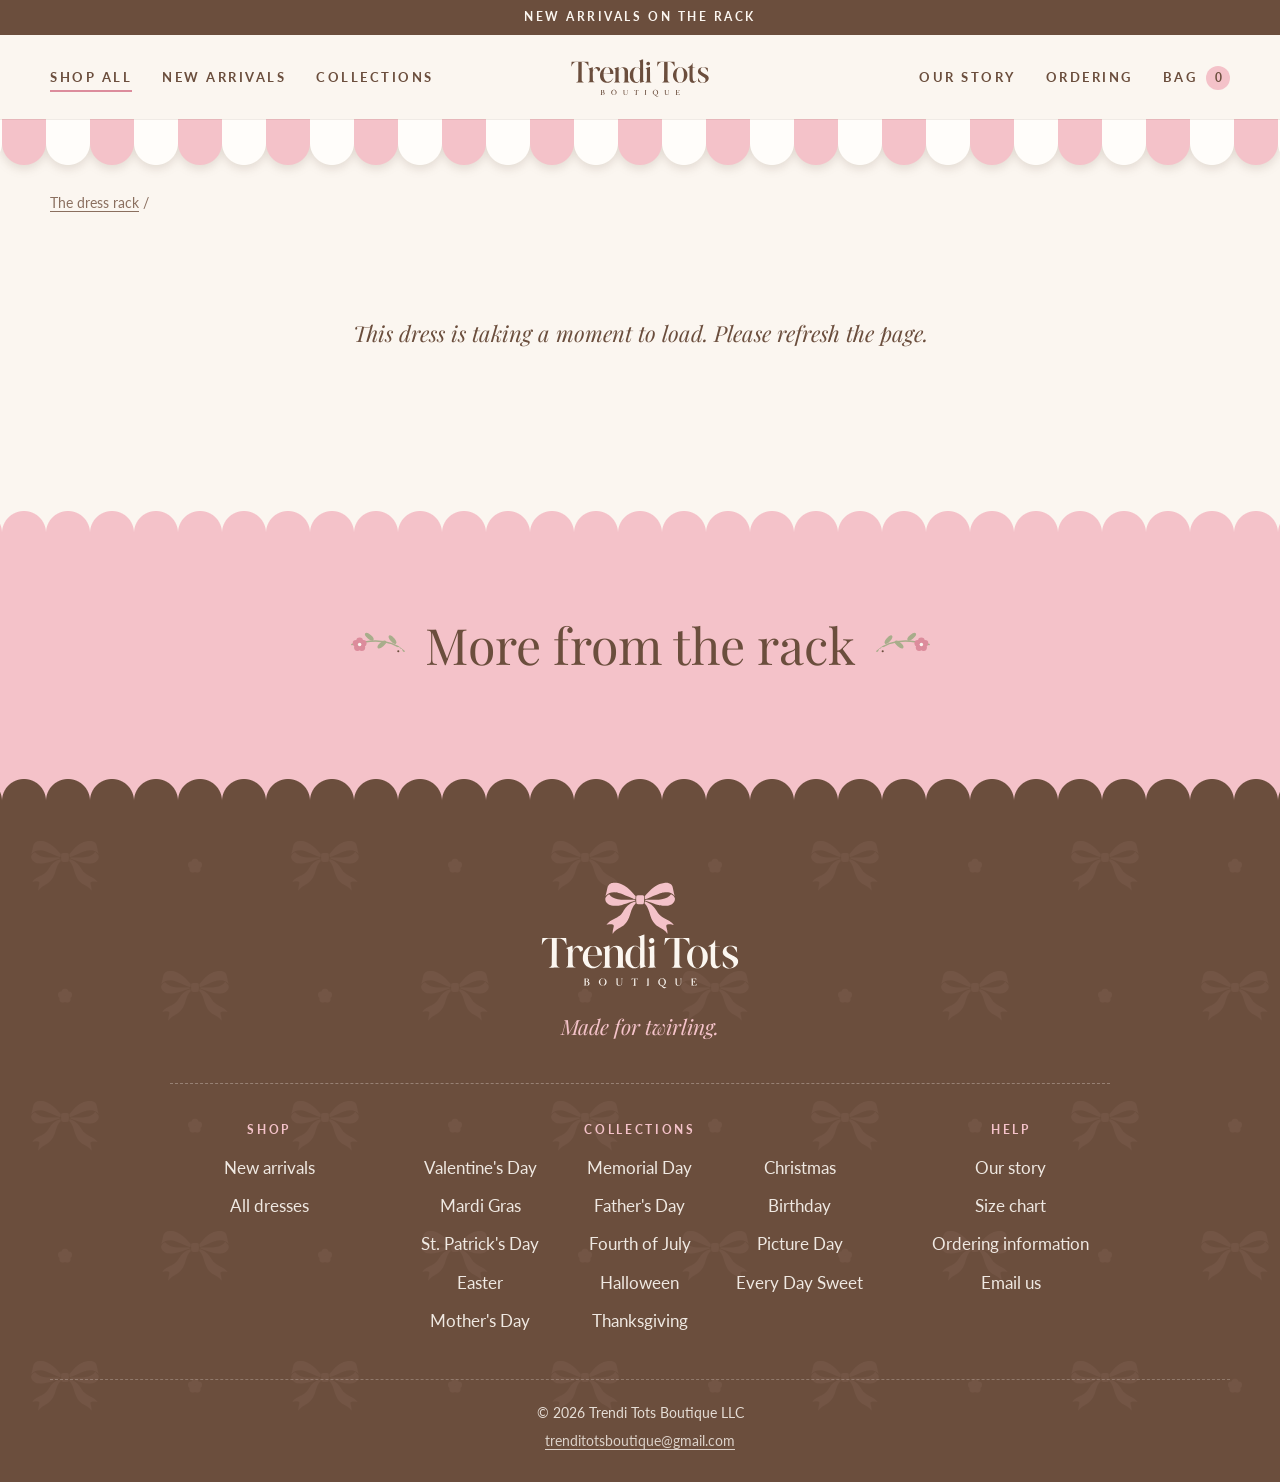
<file: product.html>
<!doctype html>
<html lang="en">
<head>
<meta charset="utf-8">
<meta name="viewport" content="width=device-width, initial-scale=1">
<title>Trendi Tots Boutique</title>
<meta name="description" content="A dress from Trendi Tots Boutique.">
<!-- Preview site with sample listings. Remove the next line when the real shop launches so search engines can find it. -->
<meta name="robots" content="noindex">
<meta property="og:title" content="Trendi Tots Boutique">
<meta property="og:description" content="A dress from Trendi Tots Boutique.">
<meta property="og:image" content="assets/img/share.png">
<meta name="theme-color" content="#F4C2C9">
<script>/* keep the address bar tidy: /index.html becomes / and /shop.html becomes /shop */
(function () { var p = location.pathname.replace(/index[.]html$/, '').replace(/[.]html$/, ''); if (location.protocol.indexOf('http') === 0 && p !== location.pathname) history.replaceState(null, '', p + location.search + location.hash); })();</script>
<link rel="icon" href="favicon.ico" sizes="48x48">
<link rel="icon" href="favicon.svg" type="image/svg+xml">
<link rel="apple-touch-icon" href="apple-touch-icon-180x180.png">
<link rel="preconnect" href="https://fonts.googleapis.com">
<link rel="preconnect" href="https://fonts.gstatic.com" crossorigin>
<link href="https://fonts.googleapis.com/css2?family=Lato:wght@400;700&family=Playfair+Display:ital,wght@0,400;0,500;1,400&display=swap" rel="stylesheet">
<link rel="stylesheet" href="assets/css/site.css?v=f150755d">
</head>
<body>
<a class="skip" href="#main">Skip to the page</a>
<div class="announce">New arrivals on the rack</div>
<header class="header">
  <div class="wrap header-in">
    <button class="menubtn" type="button" aria-label="Menu" aria-expanded="false"><svg viewBox="0 0 24 24" fill="none" stroke="currentColor" stroke-width="2" stroke-linecap="round" aria-hidden="true"><path d="M3 7h18M3 12h18M3 17h18"/></svg></button>
    <nav class="nav left" aria-label="Shop">
      <a href="shop" aria-current="page">Shop all</a>
      <a href="shop?collection=new">New arrivals</a>
      <a href="./#collections">Collections</a>
      <a class="only-sm" href="about">Our story</a>
      <a class="only-sm" href="about#size-chart">Size chart</a>
      <a class="only-sm" href="about#help">Ordering</a>
    </nav>
    <a class="brand" href="./" aria-label="Trendi Tots Boutique home"><img src="assets/img/logo-wordmark.svg" alt="Trendi Tots Boutique" width="197" height="54"></a>
    <nav class="nav right" aria-label="More">
      <a class="hide-sm" href="about">Our story</a>
      <a class="hide-sm" href="about#help">Ordering</a>
      <button class="bagbtn" type="button" data-open-bag aria-label="Open your bag">Bag <span class="bagcount">0</span></button>
    </nav>
  </div>
</header>
<div class="awning-shadow"><div class="awning" aria-hidden="true"></div></div>
<main id="main">

<div class="wrap">
  <p class="crumbs"><a href="shop">The dress rack</a> / <span id="crumb-name"></span></p>
  <div class="product" id="product"></div>
</div>
<dialog class="sizedialog" id="size-dialog" aria-labelledby="size-dialog-title">
  <form method="dialog"><button class="x" aria-label="Close the size chart">&times;</button></form>
  <h2 id="size-dialog-title">Size chart</h2>
  <div class="sizechart" data-unit="in"><div class="unitbar" role="group" aria-label="Units"><button type="button" data-unit-btn="in" aria-pressed="true">Inches and pounds</button><button type="button" data-unit-btn="cm" aria-pressed="false">Centimeters and kilos</button></div><div class="tablewrap"><table><thead><tr><th scope="col">Size</th><th scope="col">Age</th><th scope="col">Height</th><th scope="col">Weight</th><th scope="col">Chest</th></tr></thead><tbody><tr><th scope="row">12M</th><td>12 to 18 months</td><td><span class="u-in">28 to 31 in</span><span class="u-cm">71 to 79 cm</span></td><td><span class="u-in">20 to 24 lb</span><span class="u-cm">9 to 11 kg</span></td><td><span class="u-in">19.5 in</span><span class="u-cm">49.5 cm</span></td></tr><tr><th scope="row">18M</th><td>18 to 24 months</td><td><span class="u-in">31 to 33 in</span><span class="u-cm">79 to 84 cm</span></td><td><span class="u-in">24 to 27 lb</span><span class="u-cm">11 to 12 kg</span></td><td><span class="u-in">20 in</span><span class="u-cm">51 cm</span></td></tr><tr><th scope="row">2T</th><td>2 years</td><td><span class="u-in">33 to 36 in</span><span class="u-cm">84 to 91 cm</span></td><td><span class="u-in">27 to 30 lb</span><span class="u-cm">12 to 13.5 kg</span></td><td><span class="u-in">21 in</span><span class="u-cm">53.5 cm</span></td></tr><tr><th scope="row">3T</th><td>3 years</td><td><span class="u-in">36 to 39 in</span><span class="u-cm">91 to 99 cm</span></td><td><span class="u-in">30 to 33 lb</span><span class="u-cm">13.5 to 15 kg</span></td><td><span class="u-in">22 in</span><span class="u-cm">56 cm</span></td></tr><tr><th scope="row">4T</th><td>4 years</td><td><span class="u-in">39 to 42 in</span><span class="u-cm">99 to 107 cm</span></td><td><span class="u-in">33 to 37 lb</span><span class="u-cm">15 to 17 kg</span></td><td><span class="u-in">23 in</span><span class="u-cm">58.5 cm</span></td></tr><tr><th scope="row">5T</th><td>5 years</td><td><span class="u-in">42 to 45 in</span><span class="u-cm">107 to 114 cm</span></td><td><span class="u-in">37 to 42 lb</span><span class="u-cm">17 to 19 kg</span></td><td><span class="u-in">24 in</span><span class="u-cm">61 cm</span></td></tr></tbody></table></div><ul class="measure"><li><b>Height.</b> Stand her against a wall without shoes and measure from the floor to the top of her head.</li><li><b>Chest.</b> Measure around the fullest part of her chest with the tape flat and snug.</li><li><b>Between sizes.</b> Choose the larger size.</li></ul><p class="chartnote">This chart is a general guide to toddler sizes. For help choosing, email her height and weight to <a href="mailto:trenditotsboutique@gmail.com">trenditotsboutique@gmail.com</a>.</p></div>
</dialog>
<div class="scallop-up" aria-hidden="true"></div>
<section class="section blush">
  <div class="wrap"><div class="head"><h2>More from the rack</h2></div><ul class="grid" id="more-grid"></ul></div>
</section>

</main>
<div class="scallop-up cocoa-edge footer-edge" aria-hidden="true"></div>
<footer class="footer">
  <div class="wrap">
    <div class="foot-brand"><img src="assets/img/logo-primary-cream.svg" alt="Trendi Tots Boutique" width="220" height="130"><p class="tagline">Made for twirling.</p></div>
    <nav class="foot-nav" aria-label="Footer">
      <div><h3>Shop</h3><ul><li><a href="shop?collection=new">New arrivals</a></li><li><a href="shop">All dresses</a></li><li data-kind="brother"><a href="shop?collection=brother">Brother outfits</a></li><li data-kind="bow"><a href="shop?collection=bows">Bows</a></li></ul></div>
      <div class="colls"><h3>Collections</h3><ul><li><a href="shop?collection=valentines">Valentine's Day</a></li><li><a href="shop?collection=mardi-gras">Mardi Gras</a></li><li><a href="shop?collection=st-patricks">St. Patrick's Day</a></li><li><a href="shop?collection=easter">Easter</a></li><li><a href="shop?collection=mothers-day">Mother's Day</a></li><li><a href="shop?collection=memorial-day">Memorial Day</a></li><li><a href="shop?collection=fathers-day">Father's Day</a></li><li><a href="shop?collection=fourth">Fourth of July</a></li><li><a href="shop?collection=halloween">Halloween</a></li><li><a href="shop?collection=thanksgiving">Thanksgiving</a></li><li><a href="shop?collection=christmas">Christmas</a></li><li><a href="shop?collection=birthday">Birthday</a></li><li><a href="shop?collection=portraits">Picture Day</a></li><li><a href="shop?collection=everyday">Every Day Sweet</a></li></ul></div>
      <div><h3>Help</h3><ul><li><a href="about">Our story</a></li><li><a href="about#size-chart">Size chart</a></li><li><a href="about#help">Ordering information</a></li><li><a href="mailto:trenditotsboutique@gmail.com">Email us</a></li></ul></div>
    </nav>
    <div class="fine"><span>&copy; 2026 Trendi Tots Boutique LLC</span><span><a href="mailto:trenditotsboutique@gmail.com">trenditotsboutique@gmail.com</a></span><span class="preview">This is a preview of the new shop. Dresses and prices shown are samples.</span></div>
  </div>
</footer>
<div class="scrim" id="scrim" data-close-bag></div>
<aside class="drawer" id="bag" aria-label="Your bag" aria-hidden="true">
  <header><h2>Your bag</h2><button class="x" type="button" data-close-bag aria-label="Close your bag"><svg viewBox="0 0 24 24" fill="none" stroke="currentColor" stroke-width="2" stroke-linecap="round" aria-hidden="true"><path d="M5 5l14 14M19 5L5 19"/></svg></button></header>
  <div class="emptybag" id="bag-empty"><img src="assets/img/bow-blush.svg" alt=""><p>Your bag is empty.</p><a class="btn" href="shop">Shop the dresses</a></div>
  <ul class="items" id="bag-items"></ul>
  <footer id="bag-foot" hidden><div class="sub"><span>Subtotal</span><span id="bag-subtotal">$0</span></div><label class="notelabel" for="bag-order-note">Note for your order (optional)</label><textarea id="bag-order-note" rows="2" maxlength="500" placeholder="Anything else we should know"></textarea><p class="madenote">Each dress is custom made. Three weeks to ship.</p><button class="btn" type="button" id="bag-checkout">Checkout</button><p class="note" id="bag-note" role="status"></p></footer>
</aside>
<script src="assets/js/config.js?v=f150755d"></script>
<script src="assets/js/products.js?v=f150755d"></script>
<script src="assets/js/site.js?v=f150755d"></script>
</body>
</html>
</file>
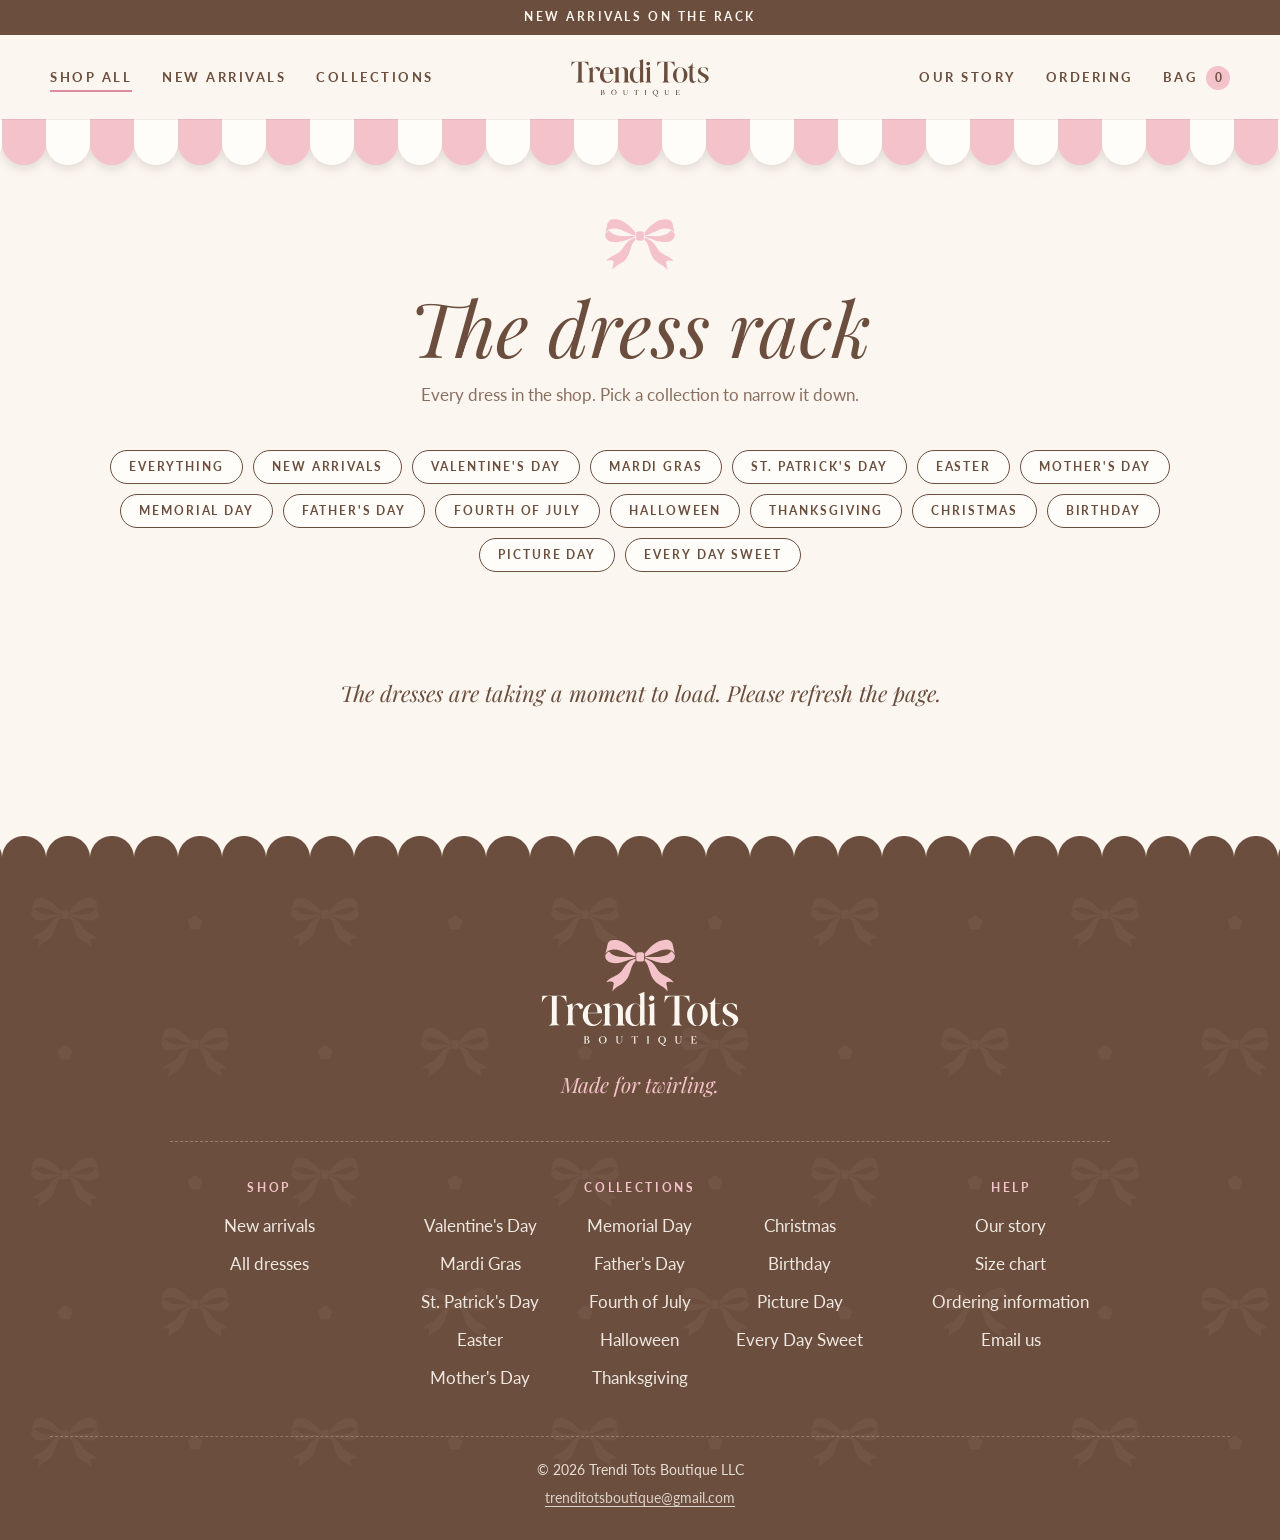
<file: shop.html>
<!doctype html>
<html lang="en">
<head>
<meta charset="utf-8">
<meta name="viewport" content="width=device-width, initial-scale=1">
<title>Shop | Trendi Tots Boutique</title>
<meta name="description" content="Every dress in the shop, with a collection for every holiday.">
<!-- Preview site with sample listings. Remove the next line when the real shop launches so search engines can find it. -->
<meta name="robots" content="noindex">
<meta property="og:title" content="Shop | Trendi Tots Boutique">
<meta property="og:description" content="Every dress in the shop, with a collection for every holiday.">
<meta property="og:image" content="assets/img/share.png">
<meta name="theme-color" content="#F4C2C9">
<script>/* keep the address bar tidy: /index.html becomes / and /shop.html becomes /shop */
(function () { var p = location.pathname.replace(/index[.]html$/, '').replace(/[.]html$/, ''); if (location.protocol.indexOf('http') === 0 && p !== location.pathname) history.replaceState(null, '', p + location.search + location.hash); })();</script>
<link rel="icon" href="favicon.ico" sizes="48x48">
<link rel="icon" href="favicon.svg" type="image/svg+xml">
<link rel="apple-touch-icon" href="apple-touch-icon-180x180.png">
<link rel="preconnect" href="https://fonts.googleapis.com">
<link rel="preconnect" href="https://fonts.gstatic.com" crossorigin>
<link href="https://fonts.googleapis.com/css2?family=Lato:wght@400;700&family=Playfair+Display:ital,wght@0,400;0,500;1,400&display=swap" rel="stylesheet">
<link rel="stylesheet" href="assets/css/site.css?v=f150755d">
</head>
<body>
<a class="skip" href="#main">Skip to the page</a>
<div class="announce">New arrivals on the rack</div>
<header class="header">
  <div class="wrap header-in">
    <button class="menubtn" type="button" aria-label="Menu" aria-expanded="false"><svg viewBox="0 0 24 24" fill="none" stroke="currentColor" stroke-width="2" stroke-linecap="round" aria-hidden="true"><path d="M3 7h18M3 12h18M3 17h18"/></svg></button>
    <nav class="nav left" aria-label="Shop">
      <a href="shop" aria-current="page">Shop all</a>
      <a href="shop?collection=new">New arrivals</a>
      <a href="./#collections">Collections</a>
      <a class="only-sm" href="about">Our story</a>
      <a class="only-sm" href="about#size-chart">Size chart</a>
      <a class="only-sm" href="about#help">Ordering</a>
    </nav>
    <a class="brand" href="./" aria-label="Trendi Tots Boutique home"><img src="assets/img/logo-wordmark.svg" alt="Trendi Tots Boutique" width="197" height="54"></a>
    <nav class="nav right" aria-label="More">
      <a class="hide-sm" href="about">Our story</a>
      <a class="hide-sm" href="about#help">Ordering</a>
      <button class="bagbtn" type="button" data-open-bag aria-label="Open your bag">Bag <span class="bagcount">0</span></button>
    </nav>
  </div>
</header>
<div class="awning-shadow"><div class="awning" aria-hidden="true"></div></div>
<main id="main">

<div class="wrap">
  <div class="pagehead"><img class="phbow" src="assets/img/bow-blush.svg" alt=""><h1>The dress rack</h1><p>Every dress in the shop. Pick a collection to narrow it down.</p></div>
  <div class="filters" role="group" aria-label="Filter by collection"><button type="button" class="chip" data-f="all" aria-pressed="false">Everything</button><button type="button" class="chip" data-f="new" aria-pressed="false">New arrivals</button><button type="button" class="chip" data-f="valentines" aria-pressed="false">Valentine's Day</button><button type="button" class="chip" data-f="mardi-gras" aria-pressed="false">Mardi Gras</button><button type="button" class="chip" data-f="st-patricks" aria-pressed="false">St. Patrick's Day</button><button type="button" class="chip" data-f="easter" aria-pressed="false">Easter</button><button type="button" class="chip" data-f="mothers-day" aria-pressed="false">Mother's Day</button><button type="button" class="chip" data-f="memorial-day" aria-pressed="false">Memorial Day</button><button type="button" class="chip" data-f="fathers-day" aria-pressed="false">Father's Day</button><button type="button" class="chip" data-f="fourth" aria-pressed="false">Fourth of July</button><button type="button" class="chip" data-f="halloween" aria-pressed="false">Halloween</button><button type="button" class="chip" data-f="thanksgiving" aria-pressed="false">Thanksgiving</button><button type="button" class="chip" data-f="christmas" aria-pressed="false">Christmas</button><button type="button" class="chip" data-f="birthday" aria-pressed="false">Birthday</button><button type="button" class="chip" data-f="portraits" aria-pressed="false">Picture Day</button><button type="button" class="chip" data-f="everyday" aria-pressed="false">Every Day Sweet</button><button type="button" class="chip" data-f="brother" aria-pressed="false">Brother outfits</button><button type="button" class="chip" data-f="bows" aria-pressed="false">Bows</button></div>
  <ul class="grid" id="shop-grid"></ul>
  <p class="empty" id="shop-empty" hidden>Nothing in this collection yet. Try another one.</p>
</div>
<div style="height:90px"></div>

</main>
<div class="scallop-up cocoa-edge footer-edge" aria-hidden="true"></div>
<footer class="footer">
  <div class="wrap">
    <div class="foot-brand"><img src="assets/img/logo-primary-cream.svg" alt="Trendi Tots Boutique" width="220" height="130"><p class="tagline">Made for twirling.</p></div>
    <nav class="foot-nav" aria-label="Footer">
      <div><h3>Shop</h3><ul><li><a href="shop?collection=new">New arrivals</a></li><li><a href="shop">All dresses</a></li><li data-kind="brother"><a href="shop?collection=brother">Brother outfits</a></li><li data-kind="bow"><a href="shop?collection=bows">Bows</a></li></ul></div>
      <div class="colls"><h3>Collections</h3><ul><li><a href="shop?collection=valentines">Valentine's Day</a></li><li><a href="shop?collection=mardi-gras">Mardi Gras</a></li><li><a href="shop?collection=st-patricks">St. Patrick's Day</a></li><li><a href="shop?collection=easter">Easter</a></li><li><a href="shop?collection=mothers-day">Mother's Day</a></li><li><a href="shop?collection=memorial-day">Memorial Day</a></li><li><a href="shop?collection=fathers-day">Father's Day</a></li><li><a href="shop?collection=fourth">Fourth of July</a></li><li><a href="shop?collection=halloween">Halloween</a></li><li><a href="shop?collection=thanksgiving">Thanksgiving</a></li><li><a href="shop?collection=christmas">Christmas</a></li><li><a href="shop?collection=birthday">Birthday</a></li><li><a href="shop?collection=portraits">Picture Day</a></li><li><a href="shop?collection=everyday">Every Day Sweet</a></li></ul></div>
      <div><h3>Help</h3><ul><li><a href="about">Our story</a></li><li><a href="about#size-chart">Size chart</a></li><li><a href="about#help">Ordering information</a></li><li><a href="mailto:trenditotsboutique@gmail.com">Email us</a></li></ul></div>
    </nav>
    <div class="fine"><span>&copy; 2026 Trendi Tots Boutique LLC</span><span><a href="mailto:trenditotsboutique@gmail.com">trenditotsboutique@gmail.com</a></span><span class="preview">This is a preview of the new shop. Dresses and prices shown are samples.</span></div>
  </div>
</footer>
<div class="scrim" id="scrim" data-close-bag></div>
<aside class="drawer" id="bag" aria-label="Your bag" aria-hidden="true">
  <header><h2>Your bag</h2><button class="x" type="button" data-close-bag aria-label="Close your bag"><svg viewBox="0 0 24 24" fill="none" stroke="currentColor" stroke-width="2" stroke-linecap="round" aria-hidden="true"><path d="M5 5l14 14M19 5L5 19"/></svg></button></header>
  <div class="emptybag" id="bag-empty"><img src="assets/img/bow-blush.svg" alt=""><p>Your bag is empty.</p><a class="btn" href="shop">Shop the dresses</a></div>
  <ul class="items" id="bag-items"></ul>
  <footer id="bag-foot" hidden><div class="sub"><span>Subtotal</span><span id="bag-subtotal">$0</span></div><label class="notelabel" for="bag-order-note">Note for your order (optional)</label><textarea id="bag-order-note" rows="2" maxlength="500" placeholder="Anything else we should know"></textarea><p class="madenote">Each dress is custom made. Three weeks to ship.</p><button class="btn" type="button" id="bag-checkout">Checkout</button><p class="note" id="bag-note" role="status"></p></footer>
</aside>
<script src="assets/js/config.js?v=f150755d"></script>
<script src="assets/js/products.js?v=f150755d"></script>
<script src="assets/js/site.js?v=f150755d"></script>
</body>
</html>
</file>
<file: assets/css/site.css>
/* Trendi Tots Boutique. Colors and type follow the brand book in /brand-kit. */
:root {
  --blush: #F4C2C9; --cocoa: #6B4E3D; --cream: #FBF6F0; --petal: #FCE9EB; --rose: #DC8C9C; --latte: #D9BCA3; --sage: #A8AD8B;
  --white: #FFFDFA; --cocoa-soft: #8A6F5F;
  --bg-petal: #FCE9EB; --bg-cream: #F6EEE4; --bg-sky: #DCEAF4; --bg-butter: #FBF1CF; --bg-mint: #E3EFE2; --bg-lav: #EFE8F7;
  --display: "Playfair Display", Georgia, serif; --body: "Lato", Arial, sans-serif;
  --wrap: 1180px; --scallop: 44px;
}
*, *::before, *::after { box-sizing: border-box; }
html { scroll-behavior: smooth; -webkit-text-size-adjust: 100%; }
body { -webkit-tap-highlight-color: transparent; }
body { margin: 0; background: var(--cream); color: var(--cocoa); font: 400 17px/1.65 var(--body); -webkit-font-smoothing: antialiased; }
img { max-width: 100%; height: auto; display: block; }
a { color: inherit; }
h1, h2, h3 { font-family: var(--display); font-weight: 400; line-height: 1.12; margin: 0; text-wrap: balance; }
p { text-wrap: pretty; }
p { margin: 0 0 1em; }
button { font: inherit; color: inherit; cursor: pointer; }
:focus-visible { outline: 3px solid var(--rose); outline-offset: 3px; border-radius: 4px; }
.wrap { width: min(var(--wrap), 100% - 40px); margin-inline: auto; }
.skip { position: absolute; left: -999px; top: 0; background: var(--cocoa); color: var(--cream); padding: 10px 16px; z-index: 100; }
.skip:focus { left: 10px; top: 10px; }
.caps { font: 700 12.5px/1 var(--body); letter-spacing: .2em; text-transform: uppercase; }

/* buttons */
.btn { display: inline-flex; align-items: center; justify-content: center; gap: 10px; background: var(--cocoa); color: var(--cream); border: 2px solid var(--cocoa);
  padding: 15px 30px; border-radius: 999px; font: 700 13px/1 var(--body); letter-spacing: .2em; text-transform: uppercase; text-decoration: none; transition: background .2s, border-color .2s, transform .2s; }
.btn:hover { background: var(--rose); border-color: var(--rose); transform: translateY(-2px); }
.btn.ghost { background: transparent; color: var(--cocoa); }
.btn.ghost:hover { background: var(--cocoa); color: var(--cream); border-color: var(--cocoa); }
.btn.small { padding: 11px 18px; font-size: 11.5px; }
.btn[disabled] { opacity: .5; cursor: not-allowed; transform: none; }
.link { font: 700 13px/1 var(--body); letter-spacing: .2em; text-transform: uppercase; text-decoration: none; border-bottom: 2px solid var(--blush); padding-bottom: 6px; transition: border-color .2s; }
.link:hover { border-color: var(--cocoa); }

/* announcement + header */
.announce { background: var(--cocoa); color: var(--cream); text-align: center; padding: 10px 16px; font: 700 11.5px/1.3 var(--body); letter-spacing: .22em; text-transform: uppercase; }
.header { position: sticky; top: 0; z-index: 40; background: var(--cream); box-shadow: 0 1px 0 rgba(107, 78, 61, .1); }
.header-in { display: grid; grid-template-columns: 1fr auto 1fr; align-items: center; gap: 20px; padding: 16px 0 14px; }
.nav { display: flex; gap: 30px; align-items: center; }
.nav.right { justify-content: flex-end; }
.nav a, .bagbtn { font: 700 12.5px/1 var(--body); letter-spacing: .2em; text-transform: uppercase; text-decoration: none; background: none; border: 0; padding: 8px 0; position: relative; }
.nav a::after { content: ""; position: absolute; left: 0; right: 0; bottom: 0; height: 2px; background: var(--rose); transform: scaleX(0); transform-origin: left; transition: transform .25s; }
.nav a:hover::after, .nav a[aria-current="page"]::after { transform: scaleX(1); }
.brand img { height: 54px; width: auto; }
.brand img.bowmark { height: 40px; margin: 7px 0; transition: transform .5s cubic-bezier(.3, 1.6, .5, 1); }
.brand:hover img.bowmark { transform: rotate(-10deg) scale(1.08); }
.bagbtn { display: inline-flex; align-items: center; gap: 9px; }
.bagcount { background: var(--blush); min-width: 24px; height: 24px; border-radius: 999px; display: inline-grid; place-items: center; font-size: 11.5px; letter-spacing: 0; padding: 0 6px; transition: transform .25s; }
.bagcount.bump { transform: scale(1.35); }
.menubtn { display: none; background: none; border: 0; padding: 8px; }
.menubtn svg { width: 26px; height: 26px; }
/* the striped awning that hangs under the header */
.awning { height: 46px; background: linear-gradient(90deg, var(--blush) 50%, var(--white) 50%) calc(50% + var(--scallop) / 2) 0 / calc(var(--scallop) * 2) 100% repeat-x;
  -webkit-mask: linear-gradient(#000 0 0) top / 100% calc(100% - var(--scallop) / 2 + 1px) no-repeat, radial-gradient(circle at 50% 0, #000 calc(var(--scallop) / 2 - .5px), transparent calc(var(--scallop) / 2 + .5px)) 50% 100% / var(--scallop) calc(var(--scallop) / 2) repeat-x;
          mask: linear-gradient(#000 0 0) top / 100% calc(100% - var(--scallop) / 2 + 1px) no-repeat, radial-gradient(circle at 50% 0, #000 calc(var(--scallop) / 2 - .5px), transparent calc(var(--scallop) / 2 + .5px)) 50% 100% / var(--scallop) calc(var(--scallop) / 2) repeat-x; }
.awning-shadow { filter: drop-shadow(0 4px 5px rgba(107, 78, 61, .16)); position: relative; z-index: 3; }

/* hero: the dress rail */
.hero { text-align: center; padding: 54px 0 0; position: relative; overflow: hidden; }
.hero-lockup { display: flex; align-items: center; justify-content: center; gap: clamp(26px, 4.5vw, 64px); }
.hero-cameo { height: clamp(210px, 25vw, 340px); width: auto; flex: none; filter: drop-shadow(0 12px 12px rgba(107, 78, 61, .16)); animation: settle 1.1s cubic-bezier(.3, .8, .3, 1) both; }
.hero-text { text-align: left; }
.hero-name img { width: min(640px, 50vw); }
.hero .sub { font-size: clamp(17px, 1.8vw, 21px); text-wrap: balance; max-width: 27em; margin: 22px 0 26px; }
.hero .actions { display: flex; gap: 14px; flex-wrap: wrap; }
@keyframes settle { 0% { opacity: 0; transform: rotate(-7deg) scale(.92); } 60% { opacity: 1; transform: rotate(2deg) scale(1.01); } 100% { transform: none; } }
.rail { position: relative; margin: 58px auto 0; width: min(1240px, 100%); padding: 0 3%; perspective: 1200px; }
.rail::before { content: ""; position: absolute; left: 1.5%; right: 1.5%; top: 17px; height: 7px; border-radius: 9px; background: var(--cocoa); box-shadow: 0 3px 0 rgba(107, 78, 61, .18); }
.rail::after { content: ""; position: absolute; left: calc(1.5% - 7px); right: calc(1.5% - 7px); top: 11px; height: 19px;
  background: radial-gradient(circle at 9.5px 50%, var(--cocoa) 9px, transparent 10px) left / 20px 100% no-repeat, radial-gradient(circle at calc(100% - 9.5px) 50%, var(--cocoa) 9px, transparent 10px) right / 20px 100% no-repeat; }
.rail ul { list-style: none; margin: 0; padding: 0; display: grid; grid-template-columns: repeat(5, 1fr); gap: 1.5%; position: relative; z-index: 2; }
.rail a { display: block; text-decoration: none; transform-origin: 50% 5%; animation: hang 1.5s cubic-bezier(.3, .7, .3, 1) both; animation-delay: calc(var(--i) * 120ms + 150ms); }
.rail img { width: 100%; filter: drop-shadow(0 10px 8px rgba(107, 78, 61, .13)); transform-origin: 50% 5%; }
.rail a:hover img, .rail a:focus-visible img { animation: sway 1.1s ease-in-out; }
.rail a.twirl img { animation: twirl 1s cubic-bezier(.45, .05, .3, 1); }
.rail .name { display: block; font: italic 400 18px/1.2 var(--display); margin-top: 4px; opacity: 0; transform: translateY(-4px); transition: opacity .2s, transform .2s; }
.rail a:hover .name, .rail a:focus-visible .name { opacity: 1; transform: none; }
.twirlbtn { margin: 6px auto 0; background: none; border: 0; font: italic 400 19px/1 var(--display); display: inline-flex; gap: 10px; align-items: center; padding: 10px 14px; border-bottom: 2px dashed var(--rose); }
.twirlbtn img { width: 26px; transition: transform .6s; }
.twirlbtn:hover img { transform: rotate(180deg); }
.floor { height: 70px; margin-top: 26px; background: var(--blush);
  -webkit-mask: linear-gradient(#000 0 0) bottom / 100% calc(100% - var(--scallop) / 2 + 1px) no-repeat, radial-gradient(circle at 50% 100%, #000 calc(var(--scallop) / 2 - .5px), transparent calc(var(--scallop) / 2 + .5px)) 50% 0 / var(--scallop) calc(var(--scallop) / 2) repeat-x;
          mask: linear-gradient(#000 0 0) bottom / 100% calc(100% - var(--scallop) / 2 + 1px) no-repeat, radial-gradient(circle at 50% 100%, #000 calc(var(--scallop) / 2 - .5px), transparent calc(var(--scallop) / 2 + .5px)) 50% 0 / var(--scallop) calc(var(--scallop) / 2) repeat-x; }
@keyframes hang { 0% { opacity: 0; transform: translateY(-34px) rotate(-11deg); } 22% { opacity: 1; } 40% { transform: translateY(0) rotate(7deg); } 62% { transform: rotate(-4deg); } 82% { transform: rotate(2deg); } 100% { transform: rotate(0); } }
@keyframes sway { 0%, 100% { transform: rotate(0); } 30% { transform: rotate(4deg); } 70% { transform: rotate(-3deg); } }
@keyframes twirl { 0% { transform: rotateY(0) rotate(0); } 50% { transform: rotateY(180deg) rotate(3deg); } 100% { transform: rotateY(360deg) rotate(0); } }

/* sections */
.section { padding: 84px 0; }
.section.blush { background: var(--blush); }
.section.tight-top { padding-top: 40px; }
.head { text-align: center; margin-bottom: 44px; }
.head h2 { font-size: clamp(32px, 4.4vw, 50px); }
.head p { margin: 12px auto 0; max-width: 34em; color: var(--cocoa-soft); }
.scallop-down, .scallop-up { height: calc(var(--scallop) / 2); background: var(--blush); }
.scallop-down { -webkit-mask: radial-gradient(circle at 50% 0, #000 calc(var(--scallop) / 2 - .5px), transparent calc(var(--scallop) / 2 + .5px)) 50% 0 / var(--scallop) calc(var(--scallop) / 2) repeat-x; mask: radial-gradient(circle at 50% 0, #000 calc(var(--scallop) / 2 - .5px), transparent calc(var(--scallop) / 2 + .5px)) 50% 0 / var(--scallop) calc(var(--scallop) / 2) repeat-x; }
.scallop-up { -webkit-mask: radial-gradient(circle at 50% 100%, #000 calc(var(--scallop) / 2 - .5px), transparent calc(var(--scallop) / 2 + .5px)) 50% 0 / var(--scallop) calc(var(--scallop) / 2) repeat-x; mask: radial-gradient(circle at 50% 100%, #000 calc(var(--scallop) / 2 - .5px), transparent calc(var(--scallop) / 2 + .5px)) 50% 0 / var(--scallop) calc(var(--scallop) / 2) repeat-x; }

/* occasions */
.occasions { list-style: none; margin: 0; padding: 0; display: grid; grid-template-columns: repeat(4, 1fr); gap: 26px; }
.occasions a { display: block; text-align: center; text-decoration: none; }
.medal { width: min(190px, 100%); aspect-ratio: 1; margin: 0 auto 14px; background: url(../img/medallion.svg) center / contain no-repeat; display: grid; place-items: center; transition: transform .35s cubic-bezier(.3, 1.6, .5, 1); }
.medal img { width: 42%; }
.occasions a:hover .medal { transform: rotate(-8deg) scale(1.05); }
.occasions b { display: block; font: 400 23px/1.2 var(--display); }
.occasions span { color: var(--cocoa-soft); font-size: 15px; }

/* product grid */
.grid { list-style: none; margin: 0; padding: 0; display: grid; grid-template-columns: repeat(4, 1fr); gap: 40px 26px; }
.card { position: relative; display: flex; flex-direction: column; }
.card .frame { display: block; position: relative; aspect-ratio: 4 / 5; border-radius: 999px 999px 20px 20px; background: var(--bg, var(--bg-petal)); overflow: hidden; }
.card .frame::after { content: ""; position: absolute; inset: 9px; border-radius: inherit; border: 1.6px dashed rgba(107, 78, 61, .32); pointer-events: none; }
.card .frame img { position: absolute; left: 14%; width: 72%; top: 13%; transform-origin: 50% 5%; filter: drop-shadow(0 8px 6px rgba(107, 78, 61, .12)); }
.card .frame img.bow { top: 24%; }
.card:hover .frame img { animation: sway 1.1s ease-in-out; }
.card .tag { position: absolute; left: 50%; top: -11px; transform: translateX(-50%); background: var(--white); border: 1.6px solid var(--cocoa); border-radius: 999px; padding: 6px 13px; font: 700 10.5px/1 var(--body); letter-spacing: .18em; text-transform: uppercase; white-space: nowrap; z-index: 2; }
.card .tag.holiday { background: #B8485C; border-color: #B8485C; color: #fff; }
.card .info { text-align: center; padding: 16px 4px 0; flex: 1; display: flex; flex-direction: column; }
.card h3 { font-size: 23px; }
.card h3 a { text-decoration: none; }
.card h3 a::before { content: ""; position: absolute; inset: 0 0 60px; }
.card .fabric { font-size: 14.5px; color: var(--cocoa-soft); margin: 4px 0 10px; line-height: 1.4; }
.card .row { display: flex; align-items: center; justify-content: center; gap: 14px; position: relative; z-index: 2; margin-top: auto; }
.card .price { font: 700 16px/1 var(--body); }
.center { text-align: center; }
.mt { margin-top: 46px; }

/* story band */
.story { display: grid; grid-template-columns: 0.85fr 1fr; gap: 6%; align-items: center; }
.story .pic { position: relative; text-align: center; }
.story .pic img.cameo { width: min(470px, 92%); margin: 0 auto; filter: drop-shadow(0 12px 12px rgba(107, 78, 61, .18)); }
.story .pic .f { position: absolute; width: 46px; }
.story h2 { font-size: clamp(32px, 4.2vw, 50px); margin-bottom: 20px; }
.story p { max-width: 33em; }
.story .tagline { font: italic 400 30px/1.2 var(--display); margin: 24px 0; }

/* wrapped like a gift */

/* newsletter */
.news { background: url(../img/pattern-gingham-blush.svg) 0 0 / 96px; padding: 80px 0; }
.newscard { background: var(--cream); max-width: 720px; margin: 0 auto; text-align: center; padding: 50px 34px; border-radius: 22px; position: relative; box-shadow: 0 16px 34px rgba(107, 78, 61, .14); }
.newscard::after { content: ""; position: absolute; inset: 11px; border: 1.6px dashed rgba(107, 78, 61, .32); border-radius: 14px; pointer-events: none; }
.newscard img.bow { width: 84px; margin: 0 auto 14px; }
.newscard h2 { font-size: clamp(30px, 4vw, 44px); }
.newscard form { display: flex; gap: 10px; justify-content: center; margin-top: 24px; flex-wrap: wrap; position: relative; z-index: 1; }
.newscard input { font: 400 16px/1 var(--body); color: var(--cocoa); padding: 15px 22px; border-radius: 999px; border: 2px solid var(--cocoa); background: var(--white); width: min(340px, 100%); }
.newscard .msg { margin: 16px 0 0; font: italic 400 19px/1.3 var(--display); min-height: 1.4em; }

/* footer */
.footer { background: var(--cocoa); color: var(--cream); padding: 64px 0 28px; }
.footer .cols { display: grid; grid-template-columns: 1.25fr .9fr 1.7fr 1fr; gap: 34px; }
.footer .logo img { width: 210px; }
.footer .tagline { font: italic 400 21px/1.2 var(--display); color: var(--blush); margin-top: 16px; }
.footer h3 { font: 700 12px/1 var(--body); letter-spacing: .22em; text-transform: uppercase; color: var(--blush); margin-bottom: 16px; }
.footer ul { list-style: none; margin: 0; padding: 0; }
.footer li { margin-bottom: 9px; }
.footer a { text-decoration: none; opacity: .92; }
.footer a:hover { text-decoration: underline; text-underline-offset: 4px; }
.footer .fine { margin-top: 44px; padding-top: 22px; border-top: 1.6px dashed rgba(251, 246, 240, .3); display: flex; justify-content: space-between; gap: 16px; flex-wrap: wrap; font-size: 13.5px; opacity: .85; }

/* shop page */
.pagehead { text-align: center; padding: 50px 0 10px; }
.pagehead h1 { font-size: clamp(42px, 6.4vw, 76px); font-style: italic; }
.pagehead p { color: var(--cocoa-soft); max-width: 34em; margin: 12px auto 0; }
.filters { display: flex; flex-wrap: wrap; gap: 10px; justify-content: center; margin: 30px 0 46px; }
.chip { background: var(--white); border: 1.8px solid var(--cocoa); border-radius: 999px; padding: 10px 18px; font: 700 12px/1 var(--body); letter-spacing: .16em; text-transform: uppercase; transition: background .2s, color .2s; }
.chip:hover { background: var(--petal); }
.chip[aria-pressed="true"] { background: var(--cocoa); color: var(--cream); }
.empty { text-align: center; padding: 40px 0; font: italic 400 22px/1.3 var(--display); }

/* product page */
.crumbs { font-size: 14px; color: var(--cocoa-soft); padding: 26px 0 0; }
.crumbs a { text-underline-offset: 3px; }
.product { display: grid; grid-template-columns: 1fr 1fr; gap: 6%; padding: 30px 0 80px; align-items: start; }
.gallery .main { aspect-ratio: 4 / 5; border-radius: 999px 999px 24px 24px; background: var(--bg, var(--bg-petal)); position: relative; overflow: hidden; perspective: 1200px; }
.gallery .main::after { content: ""; position: absolute; inset: 12px; border-radius: inherit; border: 1.8px dashed rgba(107, 78, 61, .32); pointer-events: none; }
.gallery .main img { position: absolute; left: 13%; width: 74%; top: 12%; transform-origin: 50% 5%; filter: drop-shadow(0 12px 9px rgba(107, 78, 61, .14)); }
.gallery .main img.detail { left: 0; top: 0; width: 100%; height: 100%; object-fit: cover; filter: none; }
.gallery .main img.back { transform: scaleX(-1); }
.gallery .main img.bow { top: 22%; }
.gallery .main img.spin { animation: twirl 1s cubic-bezier(.45, .05, .3, 1); }
.thumbs { display: flex; gap: 12px; margin-top: 14px; justify-content: center; }
.thumbs button { width: 84px; aspect-ratio: 4 / 5; border-radius: 999px 999px 10px 10px; border: 2px solid transparent; background: var(--bg, var(--bg-petal)); padding: 0; overflow: hidden; position: relative; }
.thumbs button[aria-pressed="true"] { border-color: var(--cocoa); }
.thumbs img { position: absolute; left: 14%; width: 72%; top: 14%; }
.thumbs img.detail { left: 0; top: 0; width: 100%; height: 100%; object-fit: cover; }
.thumbs img.back { transform: scaleX(-1); }
.pinfo h1 { font-size: clamp(40px, 5vw, 60px); font-style: italic; }
.pinfo .fabricline { font: italic 400 21px/1.3 var(--display); color: var(--cocoa-soft); margin: 8px 0 0; }
.pinfo .price { font: 700 22px/1 var(--body); margin: 14px 0 16px; }
.pinfo .lede { font-size: 18px; max-width: 30em; }
.sizes { display: flex; flex-wrap: wrap; gap: 9px; margin: 10px 0 24px; }
.sizes button { min-width: 58px; padding: 12px 14px; border-radius: 999px; border: 1.8px solid var(--cocoa); background: var(--white); font: 700 13px/1 var(--body); letter-spacing: .08em; }
.sizes button[aria-pressed="true"] { background: var(--cocoa); color: var(--cream); }
.pinfo .buy { display: flex; gap: 12px; flex-wrap: wrap; align-items: center; }
.pinfo .hint { font-size: 14.5px; color: var(--cocoa-soft); margin-top: 12px; min-height: 1.6em; }
details { border-bottom: 1.6px dashed rgba(107, 78, 61, .3); padding: 4px 0; }
details:first-of-type { margin-top: 30px; border-top: 1.6px dashed rgba(107, 78, 61, .3); }
summary { list-style: none; cursor: pointer; padding: 15px 0; font: 400 22px/1.2 var(--display); display: flex; justify-content: space-between; align-items: center; }
summary::-webkit-details-marker { display: none; }
summary::after { content: "+"; font: 400 26px/1 var(--body); color: var(--rose); transition: transform .2s; }
details[open] summary::after { transform: rotate(45deg); }
details ul { margin: 0 0 16px; padding-left: 20px; }
details p { margin-bottom: 16px; }

/* about page */
.aboutgrid { display: grid; grid-template-columns: 1fr 0.8fr; gap: 6%; align-items: center; }
.aboutgrid .lede { font-size: 21px; line-height: 1.55; }
.values { list-style: none; margin: 0; padding: 0; display: grid; grid-template-columns: repeat(4, 1fr); gap: 26px; text-align: center; }
.values img { width: 44px; margin: 0 auto 12px; }
.values b { display: block; font: 400 24px/1.2 var(--display); margin-bottom: 8px; }
.values p { font-size: 16px; margin: 0; }
.help { display: grid; grid-template-columns: repeat(3, 1fr); gap: 26px; }
.help article { background: var(--white); border-radius: 18px; padding: 30px 28px; position: relative; }
.help article::after { content: ""; position: absolute; inset: 9px; border: 1.6px dashed rgba(107, 78, 61, .28); border-radius: 12px; pointer-events: none; }
.help h3 { font-size: 26px; margin-bottom: 10px; }
.help p { margin: 0; font-size: 16px; }

/* bag drawer */
.scrim { position: fixed; inset: 0; background: rgba(107, 78, 61, .38); opacity: 0; pointer-events: none; transition: opacity .25s; z-index: 60; }
.scrim.open { opacity: 1; pointer-events: auto; }
.drawer { position: fixed; top: 0; right: 0; bottom: 0; width: min(430px, 100%); background: var(--cream); z-index: 70; transform: translateX(102%); transition: transform .32s cubic-bezier(.3, .8, .3, 1); display: flex; flex-direction: column; visibility: hidden; transition: transform .32s cubic-bezier(.3, .8, .3, 1), visibility 0s .32s; }
.drawer.open { transform: none; visibility: visible; box-shadow: -14px 0 34px rgba(107, 78, 61, .2); transition: transform .32s cubic-bezier(.3, .8, .3, 1), visibility 0s; }
.drawer header { display: flex; justify-content: space-between; align-items: center; padding: 22px 24px; border-bottom: 1.6px dashed rgba(107, 78, 61, .3); }
.drawer header h2 { font-size: 30px; font-style: italic; }
.drawer .x { background: none; border: 0; padding: 6px; }
.drawer .x svg { width: 24px; height: 24px; }
.drawer .items { flex: 1; overflow: auto; padding: 8px 24px; list-style: none; margin: 0; }
.drawer .items li { display: grid; grid-template-columns: 78px 1fr auto; gap: 14px; padding: 16px 0; border-bottom: 1.6px dashed rgba(107, 78, 61, .22); align-items: center; }
.drawer .th { aspect-ratio: 4 / 5; border-radius: 999px 999px 8px 8px; background: var(--bg, var(--bg-petal)); position: relative; overflow: hidden; }
.drawer .th img { position: absolute; left: 14%; width: 72%; top: 14%; }
.drawer .nm { font: 400 20px/1.2 var(--display); }
.drawer .sz { font-size: 14px; color: var(--cocoa-soft); }
.qty { display: inline-flex; align-items: center; gap: 4px; margin-top: 6px; }
.qty button { width: 28px; height: 28px; border-radius: 50%; border: 1.6px solid var(--cocoa); background: var(--white); line-height: 1; padding: 0; }
.qty span { min-width: 24px; text-align: center; font-weight: 700; }
.drawer .emptybag { text-align: center; padding: 60px 24px; }
.drawer .emptybag img { width: 90px; margin: 0 auto 16px; }
.drawer .emptybag p { font: italic 400 22px/1.3 var(--display); }
.drawer footer { padding: 20px 24px 26px; border-top: 1.6px dashed rgba(107, 78, 61, .3); }
.drawer .sub { display: flex; justify-content: space-between; font: 700 18px/1 var(--body); margin-bottom: 14px; }
.drawer .btn { width: 100%; }
.drawer .note { font-size: 13.5px; color: var(--cocoa-soft); margin: 12px 0 0; text-align: center; min-height: 1.5em; }

/* bow confetti */
.confetti { position: fixed; width: 26px; pointer-events: none; z-index: 90; animation: pop .9s cubic-bezier(.2, .7, .3, 1) forwards; }
@keyframes pop { 0% { transform: translate(0, 0) rotate(0) scale(.4); opacity: 1; } 100% { transform: translate(var(--dx), var(--dy)) rotate(var(--r)) scale(1); opacity: 0; } }

/* 404 */
.lost { text-align: center; padding: 70px 0 100px; }
.lost img { width: min(300px, 60%); margin: 0 auto 10px; animation: sway 3s ease-in-out infinite; transform-origin: 50% 5%; }
.lost h1 { font-style: italic; font-size: clamp(40px, 6vw, 70px); margin-bottom: 14px; }

@media (max-width: 980px) {
  .grid { grid-template-columns: repeat(3, 1fr); }
  .footer .cols { grid-template-columns: 1fr 1fr; }
  .values { grid-template-columns: repeat(2, 1fr); }
  .help { grid-template-columns: 1fr; }
}
@media (max-width: 820px) {
  .header-in { grid-template-columns: auto 1fr auto; }
  .menubtn { display: inline-flex; }
  .nav.left { position: absolute; left: 0; right: 0; top: 100%; background: var(--cream); flex-direction: column; gap: 0; padding: 6px 20px 18px; display: none; box-shadow: 0 16px 20px rgba(107, 78, 61, .12); z-index: 5; }
  .nav.left.open { display: flex; }
  .nav.left a { width: 100%; padding: 16px 0; border-bottom: 1.6px dashed rgba(107, 78, 61, .25); font-size: 14px; }
  .nav.right .hide-sm { display: none; }
  .brand { justify-self: center; }
  .brand img { height: 44px; }
  .brand img.bowmark { height: 34px; margin: 5px 0; }
  .hero-lockup { flex-direction: column; gap: 20px; }
  .hero-text { text-align: center; }
  .hero-name img { width: min(520px, 84vw); margin: 0 auto; }
  .hero .sub { margin: 18px auto 24px; }
  .hero .actions { justify-content: center; }
  .hero-cameo { height: 210px; }
  .rail ul { grid-template-columns: repeat(3, 1fr); }
  .rail li:nth-child(n + 4) { display: none; }
  .rail .name { opacity: 1; transform: none; font-size: 16px; }
  .story, .product, .aboutgrid { grid-template-columns: 1fr; gap: 40px; }
  .occasions { grid-template-columns: repeat(2, 1fr); }
  .section { padding: 64px 0; }
}
@media (max-width: 600px) {
  body { font-size: 16px; }
  :root { --scallop: 36px; }
  .grid { grid-template-columns: repeat(2, 1fr); gap: 34px 14px; }
  .card h3 { font-size: 20px; }
  .card .fabric { font-size: 13.5px; }
  .card .row { flex-direction: column; gap: 10px; }
  .footer .cols { grid-template-columns: 1fr; }
  .announce { font-size: 10.5px; letter-spacing: .16em; }
  .values { grid-template-columns: 1fr; }
  .hero { padding-top: 38px; }
  .rail { margin-top: 44px; }
}

/* ---------- phones ---------- */
@media (max-width: 600px) {
  .wrap { width: calc(100% - 36px); }
  .header-in { padding: 10px 0 9px; gap: 10px; }
  .menubtn, .bagbtn { min-height: 44px; }
  .awning { height: 40px; }
  .hero { padding-top: 22px; }
  .hero-lockup { gap: 14px; }
  .hero-cameo { height: 168px; }
  .hero-name img { width: min(330px, 84vw); }
  .hero .sub { font-size: 16.5px; margin: 14px auto 18px; max-width: 19em; }
  .hero .actions { gap: 10px; }
  .hero .actions .btn { padding: 14px 20px; font-size: 12px; letter-spacing: .16em; flex: 1 1 auto; }
  .rail { margin-top: 34px; padding: 0 2%; }
  .rail::before { top: 13px; height: 6px; }
  .rail::after { top: 8px; height: 16px; }
  .rail .name { font-size: 15px; margin-top: 2px; }
  .twirlbtn { font-size: 18px; min-height: 44px; }
  .floor { height: 52px; margin-top: 18px; }
  .section { padding: 52px 0; }
  .head { margin-bottom: 30px; }
  .head h2, .story h2 { font-size: 31px; }
  .occasions { gap: 22px 12px; }
  .medal { width: 132px; margin-bottom: 10px; }
  .occasions b { font-size: 20px; }
  .occasions span { font-size: 14px; }
  .card .frame::after { inset: 7px; }
  .card .tag { font-size: 9.5px; padding: 5px 10px; top: -9px; }
  .card .info { padding-top: 12px; }
  .card .fabric { min-height: 0; margin-bottom: 8px; }
  .card .btn.small { padding: 12px 16px; width: 100%; }
  .card .row { gap: 8px; }
  .story { gap: 26px; }
  .story .tagline { font-size: 24px; margin: 18px 0; }
  .news { padding: 54px 0; background-size: 72px; }
  .newscard { padding: 38px 22px 34px; }
  .newscard form { flex-direction: column; align-items: stretch; }
  .newscard input, .newscard .btn { width: 100%; }
  .footer { padding: 46px 0 24px; }
  .footer .cols { grid-template-columns: 1fr 1fr; gap: 28px 20px; }
  .footer .logo { grid-column: 1 / -1; text-align: center; }
  .footer .logo img { margin: 0 auto; width: 190px; }
  .footer li { margin-bottom: 4px; }
  .footer li a { display: inline-block; padding: 6px 0; }
  .footer .fine { flex-direction: column; gap: 6px; text-align: center; margin-top: 30px; }
  .pagehead { padding: 30px 0 4px; }
  .pagehead h1 { font-size: 42px; }
  .filters { flex-wrap: nowrap; justify-content: flex-start; overflow-x: auto; margin: 22px -18px 34px; padding: 4px 18px 10px; scroll-snap-type: x proximity; -webkit-overflow-scrolling: touch; scrollbar-width: none; }
  .filters::-webkit-scrollbar { display: none; }
  .chip { flex: none; padding: 14px 18px; scroll-snap-align: start; }
  .crumbs { padding-top: 16px; }
  .product { padding: 18px 0 54px; gap: 26px; }
  .gallery .main { max-width: 340px; margin: 0 auto; }
  .thumbs button { width: 66px; }
  .pinfo h1 { font-size: 38px; }
  .pinfo .lede { font-size: 16.5px; }
  .sizes button { min-width: 0; flex: 1 0 28%; padding: 15px 8px; }
  .pinfo .buy { flex-direction: column; align-items: stretch; }
  .pinfo .buy .btn { width: 100%; padding: 17px 20px; }
  summary { font-size: 21px; padding: 16px 0; }
  .aboutgrid .lede { font-size: 18.5px; }
  .values { gap: 28px; }
  .help article { padding: 26px 24px; }
  .qty button { width: 38px; height: 38px; }
  .qty { gap: 6px; }
  .drawer header { padding: 16px 18px; }
  .drawer .x { padding: 10px; }
  .drawer .items { padding: 4px 18px; }
  .drawer .items li { grid-template-columns: 64px 1fr auto; gap: 12px; }
  .drawer footer { padding: 16px 18px calc(18px + env(safe-area-inset-bottom)); }
  .lost { padding: 40px 0 70px; }
}
@media (max-width: 370px) {
  .grid { gap: 30px 10px; }
  .card h3 { font-size: 18px; }
  .hero-cameo { height: 150px; }
  .medal { width: 116px; }
}

/* ================= a little more of everything ================= */
.btn.light { background: var(--cream); color: var(--cocoa); border-color: var(--cream); }
.btn.light:hover { background: var(--blush); border-color: var(--blush); }

/* hero wallpaper and scatter */
.hero { background: url(../img/wall-bows-cream.svg) center top / 300px; }
.hero-deco { position: absolute; inset: 0; pointer-events: none; }
.hero-deco .deco { position: absolute; }
.hero-lockup, .rail, .twirlbtn { position: relative; z-index: 1; }
.hero-name { position: relative; }
.hero-name::after { content: ""; display: block; height: 30px; margin-top: 16px; background: url(../img/bow-blush.svg) center / 44px no-repeat, linear-gradient(var(--cocoa), var(--cocoa)) left center / calc(50% - 34px) 1.6px no-repeat, linear-gradient(var(--cocoa), var(--cocoa)) right center / calc(50% - 34px) 1.6px no-repeat; width: min(640px, 50vw); }
.hero .sub { margin-top: 16px; }
.floor { background: url(../img/pattern-gingham-blush.svg) center bottom / 88px; height: 88px; -webkit-mask: none; mask: none; border-top: 4px solid var(--cocoa); margin-top: 30px; }

/* ribbon of words */
.marquee { background: var(--cocoa); color: var(--cream); overflow: hidden; padding: 15px 0; border-top: 3px solid var(--blush); border-bottom: 3px solid var(--blush); }
.marquee .track { display: flex; align-items: center; gap: 26px; width: max-content; animation: slide 46s linear infinite; }
.marquee span { font: italic 400 22px/1 var(--display); white-space: nowrap; }
.marquee img { width: 20px; flex: none; }
@keyframes slide { to { transform: translateX(-50%); } }

/* dotted blush */
.section.dotted, .dotted-edge { background-color: var(--blush); background-image: radial-gradient(rgba(255, 253, 250, .5) 2.6px, transparent 3.3px), radial-gradient(rgba(255, 253, 250, .5) 2.6px, transparent 3.3px); background-size: 32px 32px; background-position: 0 0, 16px 16px; }
.section.dotted { padding-top: 64px; }
.medal { position: relative; }
.medal::before { content: ""; position: absolute; left: 50%; top: -9%; width: 34%; aspect-ratio: 74 / 54; transform: translateX(-50%) rotate(-6deg); background: url(../img/bow-cocoa.svg) center / contain no-repeat; }
.medal.cream { background-image: url(../img/medallion-cream.svg); }
.medal.cream::before { background-image: url(../img/bow-blush.svg); display: none; }

/* headings with sprigs */
.head h2 { display: inline-flex; align-items: center; gap: 18px; }
.head h2::before, .head h2::after { content: ""; flex: none; width: 58px; height: 29px; background: url(../img/sprig.svg) center / contain no-repeat; }
.head h2::before { transform: scaleX(-1); }
.head p { margin-top: 10px; }

/* product frames: dotted wallpaper and a lace hem */
.card .frame, .gallery .main, .thumbs button, .drawer .th { background: radial-gradient(rgba(255, 255, 255, .7) 2.2px, transparent 2.8px) 0 0 / 22px 22px, radial-gradient(rgba(255, 255, 255, .7) 2.2px, transparent 2.8px) 11px 11px / 22px 22px, var(--bg, var(--bg-petal)); }
.card .frame::before, .gallery .main::before { content: ""; position: absolute; left: 0; right: 0; bottom: 0; height: 13px; background: radial-gradient(circle at 50% 100%, var(--cream) 11.5px, transparent 12.5px) center bottom / 26px 13px repeat-x; z-index: 1; }
.card .frame { transition: transform .35s cubic-bezier(.3, 1.4, .5, 1); }
.card:hover .frame { transform: translateY(-5px); }

main { overflow-x: hidden; overflow-x: clip; }

/* story band */
.story .pic { padding: 4% 0; }
.doily { display: grid; place-items: center; width: min(470px, 92%); aspect-ratio: 1; margin: 0 auto; background: url(../img/doily.svg) center / contain no-repeat; filter: drop-shadow(0 12px 14px rgba(107, 78, 61, .16)); }
.doily .dresses { width: 90%; margin-top: 4%; }

/* packaging stack */

/* cocoa band of bows */
.section.cocoa, .cocoa-edge { background-color: var(--cocoa); }
.section.cocoa { background-image: url(../img/wall-bows-cocoa.svg); background-size: 260px; color: var(--cream); }
.section.cocoa .head p { color: var(--blush); }
.section.cocoa .head h2::before, .section.cocoa .head h2::after { filter: brightness(1.35) saturate(.9); }
.bowrow { list-style: none; margin: 0; padding: 0; display: grid; grid-template-columns: repeat(4, 1fr); gap: 26px; text-align: center; }
.bowlink { display: block; text-decoration: none; margin-bottom: 14px; }
.bowlink .medal img { width: 62%; }
.bowlink b { display: block; font: 400 26px/1.2 var(--display); }
.bowlink span:last-child { color: var(--blush); font-size: 15px; }
.bowlink:hover .medal { transform: rotate(-8deg) scale(1.05); }

/* newsletter stamp */
.newscard .stamp { position: absolute; width: 112px; right: -30px; top: -34px; transform: rotate(14deg); filter: drop-shadow(0 8px 10px rgba(107, 78, 61, .2)); z-index: 2; }

/* footer edge and wallpaper */
.footer-edge { margin-top: calc(var(--scallop) / -2); position: relative; z-index: 1; }
.footer { background-image: url(../img/wall-bows-cocoa.svg); background-size: 260px; }

/* page heads */
.pagehead .phbow { width: 78px; margin: 0 auto 10px; }

@media (max-width: 1320px) { .hero-deco .deco:nth-child(2), .hero-deco .deco:nth-child(3) { display: none; } }
@media (max-width: 1100px) { .hero-deco .deco:nth-child(n + 7) { display: none; } }
@media (max-width: 820px) {
  .hero-name::after { width: min(520px, 84vw); margin: 14px auto 0; }
  .hero-deco .deco:nth-child(n + 4) { display: none; }
  .bowrow { grid-template-columns: repeat(2, 1fr); row-gap: 38px; }
  .head h2 { gap: 12px; }
  .head h2::before, .head h2::after { width: 40px; height: 20px; }
  .newscard .stamp { width: 86px; right: -12px; top: -30px; }
}
@media (max-width: 600px) {
  .hero { background-size: 220px; }
  .hero-deco .deco { display: none; }
  .hero-deco .deco:nth-child(1) { display: block; left: 3% !important; top: 20px !important; width: 46px !important; }
  .hero-deco .deco:nth-child(6) { display: block; right: 3% !important; top: 20px !important; width: 46px !important; }
  .hero-name::after { width: min(330px, 84vw); height: 24px; margin-top: 12px; background-size: 36px, calc(50% - 28px) 1.4px, calc(50% - 28px) 1.4px; }
  .floor { height: 64px; background-size: 64px; margin-top: 20px; }
  .marquee { padding: 12px 0; }
  .marquee span { font-size: 19px; }
  .marquee .track { gap: 20px; }
  .section.dotted { padding-top: 46px; }
  .head h2 { display: block; }
  .head h2::before { display: block; margin: 0 auto 8px; width: 54px; height: 27px; transform: none; }
  .head h2::after { display: none; }
  .card .frame::before, .gallery .main::before { height: 10px; background-size: 20px 10px; background-image: radial-gradient(circle at 50% 100%, var(--cream) 8.5px, transparent 9.5px); }
  .bowlink b { font-size: 22px; }
  .bowrow { gap: 34px 12px; }
  .bowrow .btn { width: 100%; padding: 12px 10px; }
  .pagehead .phbow { width: 60px; }
}
@media (prefers-reduced-motion: reduce) {
  *, *::before, *::after { animation: none !important; transition: none !important; }
  html { scroll-behavior: auto; }
}

/* ---------- Shopify photos and stock ----------
   Real product photos fill the arch frames edge to edge. The illustrated samples keep their hanger layout. */
/* a product photo is shown whole, never cropped: centered in the arch with a margin. A cutout on a clear background sits there like the drawn dresses. */
.card .frame img.photo, .gallery .main img.photo, .thumbs img.photo, .drawer .th img.photo, .match .mimg img.photo { position: absolute; inset: auto; left: 50%; top: 54%; width: auto; height: auto; max-width: 80%; max-height: 80%; transform: translate(-50%, -50%); object-fit: contain; border-radius: 8px; filter: drop-shadow(0 8px 10px rgba(107, 78, 61, .2)); animation: none; }
.thumbs img.photo, .drawer .th img.photo, .match .mimg img.photo { top: 50%; max-width: 84%; max-height: 84%; border-radius: 4px; filter: none; }
.card .frame img.photo { transition: transform .5s ease; }
.card:hover .frame img.photo { animation: none; transform: translate(-50%, -50%) scale(1.04); }
.bowlink .medal img.photo { width: 62%; height: auto; object-fit: contain; }
.card .tag.sold { background: var(--cocoa); color: var(--cream); }
.price s { font-weight: 400; opacity: .6; margin-right: 4px; }
.sizes button:disabled { opacity: .4; text-decoration: line-through; cursor: not-allowed; }
.btn:disabled { opacity: .55; cursor: not-allowed; }
.loadnote { grid-column: 1 / -1; text-align: center; padding: 60px 20px; font: italic 400 22px/1.4 var(--display); list-style: none; }
.live .rail .name { display: none; }
.live [data-grid]:empty, .live #shop-grid:empty { min-height: 340px; }
@media (prefers-reduced-motion: reduce) { .card:hover .frame img.photo { transform: translate(-50%, -50%); } }
.gallery { min-width: 0; }
.thumbs { flex-wrap: wrap; }

/* ---------- collections, brothers and custom orders ---------- */
.occasions { display: flex; flex-wrap: wrap; justify-content: center; gap: 30px 10px; }
.occasions li { width: calc((100% - 60px) / 7); }
.occasions .medal { width: min(128px, 100%); margin-bottom: 10px; }
.occasions b { font-size: 19px; }
.footer .colls ul { columns: 2; column-gap: 20px; }
.footer .colls li { break-inside: avoid; }
.story.flip > .pic { order: 2; }
.story .btn { margin-top: 8px; }
.doily.blushdoily { background-image: url(../img/doily-blush.svg); }
.story-section { padding-top: 84px; }
.made-section { padding-bottom: 76px; }
.steps { list-style: none; margin: 0 auto; padding: 0; display: grid; grid-template-columns: repeat(3, 1fr); gap: 26px; text-align: center; counter-reset: step; max-width: 880px; }
.steps li { counter-increment: step; }
.steps .medal { width: min(160px, 100%); }
.steps b { display: block; font: 400 24px/1.25 var(--display); text-wrap: balance; }
.steps b::before { content: counter(step) ". "; font-style: italic; color: var(--rose); }
.bromatch { font: 700 10.5px/1.3 var(--body); letter-spacing: .16em; text-transform: uppercase; color: var(--cocoa-soft); margin: 8px 0 10px; }
.bromatch::before { content: ""; display: inline-block; width: 17px; height: 12px; margin-right: 6px; vertical-align: -1px; background: url(../img/bow-rose.svg) center / contain no-repeat; }
.made { display: flex; align-items: center; gap: 10px; font: italic 400 20px/1.3 var(--display); margin: 4px 0 20px; }
.made img { width: 28px; flex: none; }
.madenote { font: italic 400 17px/1.3 var(--display); text-align: center; margin: 0 0 14px; }
.match { display: grid; grid-template-columns: 96px 1fr; gap: 18px; align-items: center; background: var(--white); border-radius: 18px; padding: 18px 20px; margin: 0 0 24px; position: relative; }
.match::after { content: ""; position: absolute; inset: 8px; border: 1.6px dashed rgba(107, 78, 61, .28); border-radius: 12px; pointer-events: none; }
.match .mimg { display: block; aspect-ratio: 4 / 5; border-radius: 999px 999px 10px 10px; background: var(--bg, var(--bg-petal)); position: relative; overflow: hidden; }
.match .mimg img { position: absolute; left: 14%; width: 72%; top: 14%; }
.match .caps { margin-bottom: 6px; }
.match .mname { font: 400 23px/1.2 var(--display); text-decoration: none; }
.match .mname:hover { text-decoration: underline; text-underline-offset: 4px; }
.match .mprice { font: 700 15px/1 var(--body); margin-left: 6px; white-space: nowrap; }
.match .mrow { display: flex; gap: 10px; flex-wrap: wrap; align-items: center; margin-top: 12px; position: relative; z-index: 1; }
.match select { appearance: none; -webkit-appearance: none; border: 1.8px solid var(--cocoa); border-radius: 999px; padding: 11px 38px 11px 16px; font: 700 13px/1 var(--body); letter-spacing: .06em; color: inherit; background: var(--white) url("data:image/svg+xml,%3Csvg xmlns='http://www.w3.org/2000/svg' viewBox='0 0 12 8'%3E%3Cpath d='M1 1.5l5 5 5-5' fill='none' stroke='%236B4E3D' stroke-width='1.8' stroke-linecap='round' stroke-linejoin='round'/%3E%3C/svg%3E") right 15px center / 11px no-repeat; }
.match .hint { margin-top: 8px; min-height: 0; }
@media (max-width: 980px) {
  .occasions li { width: calc((100% - 30px) / 4); }
  .footer .cols { grid-template-columns: 1fr 1fr; }
}
@media (max-width: 820px) {
  .story.flip > .pic { order: 0; }
}
@media (max-width: 600px) {
  .occasions { gap: 22px 8px; }
  .occasions li { width: calc((100% - 16px) / 3); }
  .occasions .medal { width: min(96px, 100%); margin-bottom: 8px; }
  .occasions b { font-size: 16.5px; }
  .story-section { padding-top: 52px; }
  .made-section { padding-bottom: 56px; }
  .steps { gap: 10px; }
  .steps .medal { width: min(104px, 100%); }
  .steps b { font-size: 18px; }
  .footer .colls { grid-column: 1 / -1; }
  .match { grid-template-columns: 78px 1fr; gap: 14px; padding: 16px; }
  .match .mrow .btn { flex: 1; }
  .match select { flex: 1; padding-top: 14px; padding-bottom: 14px; }
  .made { font-size: 18px; }
}
.nav a { white-space: nowrap; }
.nav .only-sm { display: none; }
.occasions .medal img, .steps .medal img { width: 50%; }
@media (max-width: 1100px) { .nav { gap: 22px; } .nav a, .bagbtn { letter-spacing: .16em; } }
@media (max-width: 820px) { .nav .only-sm { display: block; } }
@media (max-width: 600px) { .bromatch { font-size: 9.5px; letter-spacing: .12em; margin-bottom: 8px; } }
.match .caps { line-height: 1.35; }
.match .btn { white-space: nowrap; }
@media (max-width: 600px) { .match .mrow { flex-direction: column; align-items: stretch; } .match .mname { font-size: 21px; } }
/* phone and tablet header: equal side columns keep the logo on the page's center line */
@media (max-width: 820px) {
  .header-in { grid-template-columns: 1fr auto 1fr; }
  .menubtn { justify-self: start; margin-left: -8px; }
  .nav.right { justify-self: end; }
}

/* ---------- footer: one centered column of brand, links and fine print ---------- */
.footer { padding: 70px 0 30px; text-align: center; }
.foot-brand img { width: 220px; margin: 0 auto; }
.foot-brand .tagline { margin-top: 14px; }
.foot-nav { display: grid; grid-template-columns: 1fr 2.3fr 1fr; gap: 30px 44px; max-width: 940px; margin: 44px auto 0; padding-top: 40px; border-top: 1.6px dashed rgba(251, 246, 240, .3); align-items: start; }
.foot-nav h3 { margin-bottom: 18px; }
.footer .colls ul { columns: 3; column-gap: 24px; }
.footer li { margin-bottom: 10px; break-inside: avoid; }
.footer .fine { flex-direction: column; align-items: center; justify-content: center; gap: 6px; text-align: center; margin-top: 44px; }
.occasions .medal img, .steps .medal img { width: 60%; }
.steps .medal img.dressicon { width: 46%; }
@media (max-width: 820px) {
  .foot-nav { grid-template-columns: 1fr 1fr; gap: 34px 16px; max-width: 520px; }
  .foot-nav .colls { grid-column: 1 / -1; order: 3; }
  .footer .colls ul { columns: 2; column-gap: 16px; }
}
@media (max-width: 600px) {
  .footer { padding: 50px 0 26px; }
  .foot-brand img { width: 190px; }
  .foot-nav { margin-top: 32px; padding-top: 32px; gap: 30px 12px; }
  .foot-nav h3 { margin-bottom: 12px; }
  .footer li { margin-bottom: 2px; }
  .footer li a { display: inline-block; padding: 7px 0; }
  .footer .fine { margin-top: 32px; }
}
.occasions .medal { width: min(150px, 100%); }
@media (max-width: 600px) { .occasions .medal { width: min(100px, 100%); } }

/* ---------- personalization, size chart, ordering information ---------- */
[hidden] { display: none !important; }
.hero-text { text-align: center; }
.hero .sub { margin-left: auto; margin-right: auto; }
.hero .actions { justify-content: center; }
.wrap.narrow { max-width: 900px; }
.steps.four { grid-template-columns: repeat(4, 1fr); max-width: 1040px; }
.steps.four b { font-size: 21px; }
.help.four { grid-template-columns: repeat(4, 1fr); margin-top: 54px; }
.help a, .chartnote a, .pinfo details a { text-underline-offset: 3px; }
.help article p + p { margin-top: 8px; }
.sizechart { --line: rgba(107, 78, 61, .18); }
.unitbar { display: flex; justify-content: center; gap: 8px; margin-bottom: 20px; flex-wrap: wrap; }
.unitbar button { border: 1.8px solid var(--cocoa); background: none; color: inherit; border-radius: 999px; padding: 9px 18px; font: 700 11.5px/1 var(--body); letter-spacing: .14em; text-transform: uppercase; }
.unitbar button[aria-pressed="true"] { background: var(--cocoa); color: var(--cream); }
.tablewrap { background: var(--white); border-radius: 18px; padding: 8px 18px; position: relative; overflow-x: auto; }
.sizechart table { width: 100%; border-collapse: collapse; text-align: center; font-size: 16px; min-width: 440px; }
.sizechart thead th { font: 700 11px/1 var(--body); letter-spacing: .18em; text-transform: uppercase; padding: 16px 8px 14px; border-bottom: 1.6px dashed var(--line); }
.sizechart tbody th { font: 400 22px/1 var(--display); }
.sizechart tbody th, .sizechart td { padding: 13px 8px; border-bottom: 1px solid var(--line); white-space: nowrap; }
.sizechart tbody tr:last-child th, .sizechart tbody tr:last-child td { border-bottom: 0; }
.sizechart[data-unit="in"] .u-cm, .sizechart[data-unit="cm"] .u-in { display: none; }
.measure { list-style: none; margin: 24px 0 0; padding: 0; display: grid; grid-template-columns: repeat(3, 1fr); gap: 18px; font-size: 15.5px; }
.measure b { display: block; font: 400 20px/1.2 var(--display); margin-bottom: 4px; }
.chartnote { text-align: center; margin: 22px auto 0; font-size: 15px; max-width: 34em; }
.sizedialog { border: 0; border-radius: 22px; padding: 34px 30px 30px; background: var(--cream); color: var(--cocoa); width: min(760px, calc(100vw - 28px)); max-height: calc(100vh - 40px); overflow-y: auto; }
.sizedialog::backdrop { background: rgba(74, 53, 41, .5); }
.sizedialog h2 { font: 400 34px/1.1 var(--display); text-align: center; margin: 0 0 20px; }
.sizedialog .x { position: absolute; right: 14px; top: 10px; border: 0; background: none; color: inherit; font-size: 34px; line-height: 1; width: 44px; height: 44px; }
.sizehead { display: flex; align-items: baseline; justify-content: space-between; gap: 12px; }
.linkbtn { border: 0; background: none; padding: 0; color: inherit; font: inherit; text-decoration: underline; text-underline-offset: 3px; cursor: pointer; }
.sizehead .linkbtn { font: 700 11.5px/1 var(--body); letter-spacing: .14em; text-transform: uppercase; }
.perso { border: 1.6px dashed rgba(107, 78, 61, .32); border-radius: 18px; padding: 16px 20px 20px; margin: 22px 0 6px; min-width: 0; background: var(--white); }
.perso legend { font: italic 400 24px/1 var(--display); padding: 0 10px; margin-left: -10px; }
.persohint { font-size: 14.5px; margin: 0 0 14px; }
.fields { display: grid; grid-template-columns: 1fr 1fr; gap: 12px 14px; }
.field { min-width: 0; }
.field.wide { grid-column: 1 / -1; }
.field label, .notelabel { display: block; font: 700 10.5px/1.3 var(--body); letter-spacing: .16em; text-transform: uppercase; margin-bottom: 6px; }
.field input, .field select, .field textarea, #bro-note, #bag-order-note { width: 100%; border: 1.6px solid rgba(107, 78, 61, .5); border-radius: 12px; padding: 11px 13px; font: 400 16px/1.35 var(--body); color: inherit; background: var(--cream); }
.field textarea, #bag-order-note { resize: vertical; min-height: 58px; display: block; }
.field input:focus, .field select:focus, .field textarea:focus, #bro-note:focus, #bag-order-note:focus { outline: 2.5px solid var(--rose); outline-offset: 1px; border-color: var(--cocoa); }
#bro-note { margin-top: 10px; position: relative; z-index: 1; background: var(--cream); }
.drawer .at { font-size: 13px; line-height: 1.35; margin-top: 2px; overflow-wrap: anywhere; }
.drawer .at b { font-weight: 700; }
.notelabel { margin-top: 2px; }
#bag-order-note { margin-bottom: 12px; font-size: 15px; background: var(--white); }
.news .consent { font-size: 12.5px; opacity: .8; margin: 10px auto 0; max-width: 30em; }
.footer .fine a { text-decoration: underline; text-underline-offset: 3px; }
@media (max-width: 980px) {
  .help.four { grid-template-columns: 1fr 1fr; }
  .steps.four { grid-template-columns: 1fr 1fr; gap: 26px 14px; max-width: 520px; }
}
@media (max-width: 600px) {
  .help.four { grid-template-columns: 1fr; margin-top: 36px; }
  .steps.four b { font-size: 18px; }
  .measure { grid-template-columns: 1fr; gap: 14px; text-align: center; }
  .sizechart table { font-size: 15px; }
  .tablewrap { padding: 4px 10px; }
  .fields { grid-template-columns: 1fr; }
  .perso { padding: 14px 16px 18px; }
  .sizedialog { padding: 30px 16px 22px; }
  .sizedialog h2 { font-size: 28px; }
}
@media (max-width: 600px) {
  .sizechart th:nth-child(2), .sizechart td:nth-child(2) { display: none; }
  .sizechart table { min-width: 0; }
  .sizechart tbody th, .sizechart td { padding: 12px 4px; }
}
.measure { text-align: center; }
@media (max-width: 820px) {
  .story { text-align: center; }
  .story p { margin-left: auto; margin-right: auto; }
}
.doily .dresses { width: 84%; }
.card .frame::before, .gallery .main::before { display: none; }
.card .frame, .gallery .main { border-radius: 50% 50% 14px 14px / 40% 40% 14px 14px; }
</file>
